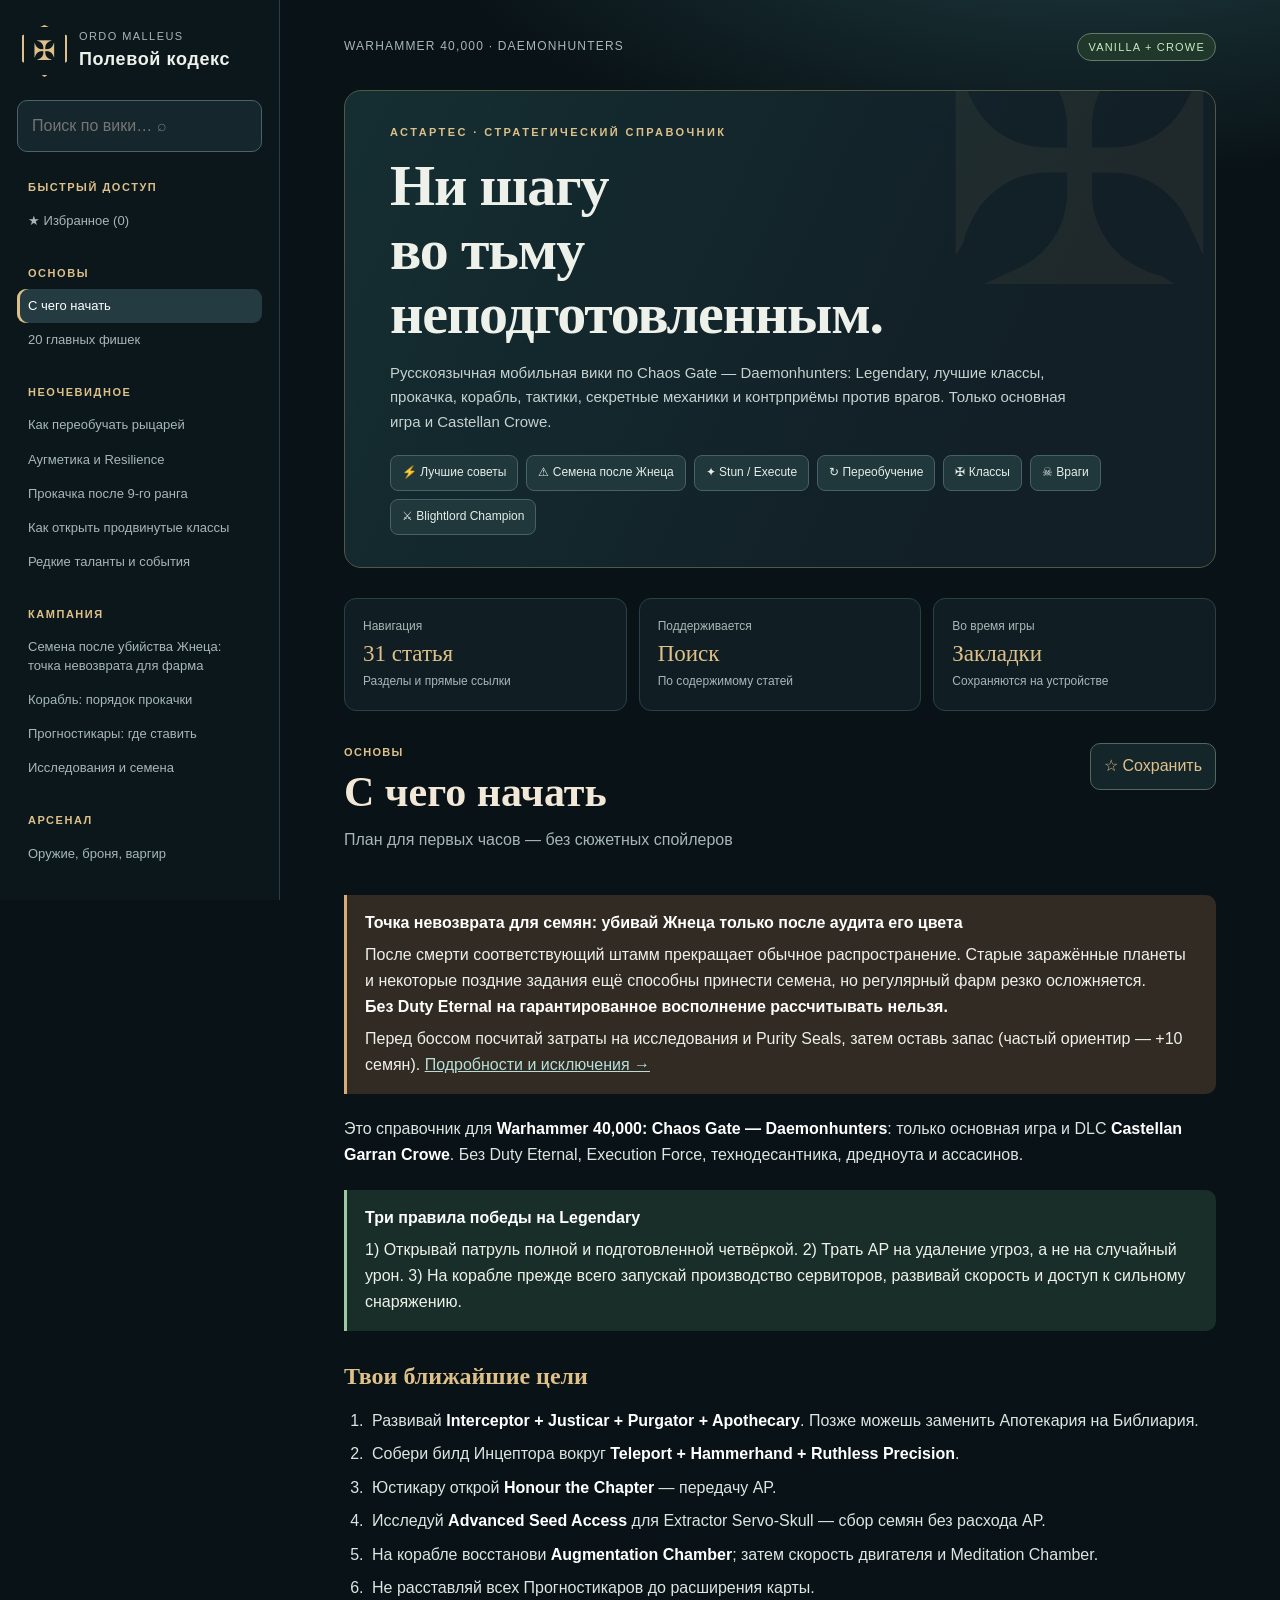
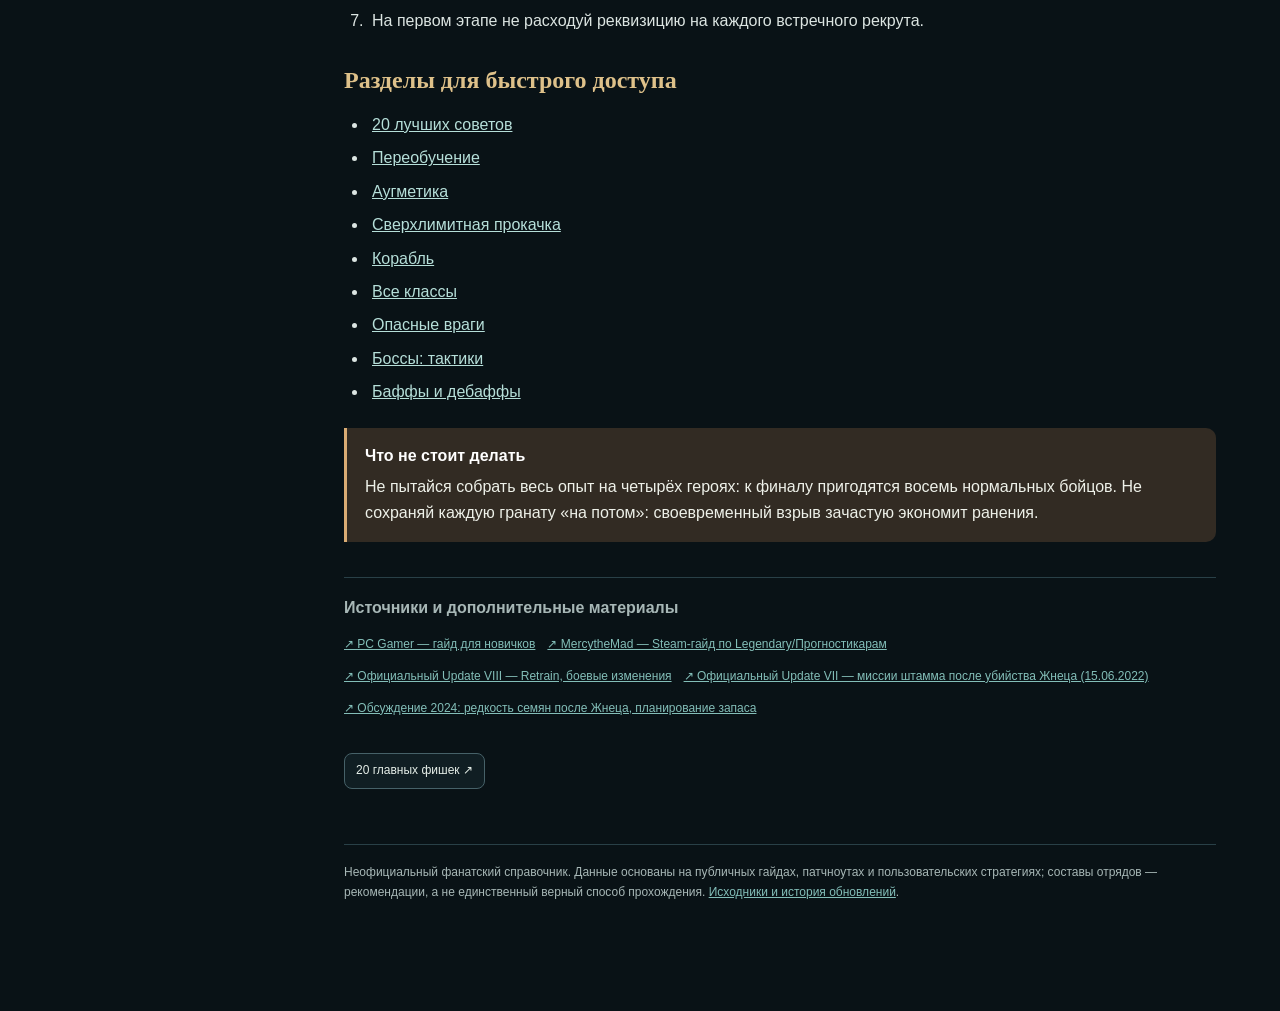
<file: chaosgate/index.html>
<!doctype html>
<html lang="ru">
<head>
<meta charset="utf-8"><meta name="viewport" content="width=device-width,initial-scale=1,viewport-fit=cover">
<meta name="theme-color" content="#0b1215"><meta name="description" content="Мобильная русскоязычная вики Warhammer 40,000: Chaos Gate — Daemonhunters. Только база и Castellan Crowe. Гайды, билды, корабль, враги, боссы, FAQ.">
<title>Chaos Gate — Полевой кодекс</title>
<link rel="icon" href="data:image/svg+xml,%3Csvg xmlns='http://www.w3.org/2000/svg' viewBox='0 0 64 64'%3E%3Crect width='64' height='64' rx='12' fill='%230c1b21'/%3E%3Cpath d='M32 6L55 17v20c0 14-11 20-23 23C20 57 9 51 9 37V17Z' fill='none' stroke='%23d7b779' stroke-width='4'/%3E%3Cpath d='M24 17h16v10h-5v20h-6V27h-5z' fill='%23d7b779'/%3E%3C/svg%3E">
<style>
:root{--bg:#091216;--panel:#101e23;--panel2:#16272d;--line:#294047;--ink:#eef1e9;--muted:#a7b7b6;--gold:#dec18a;--cyan:#83beb8;--red:#e5a49a;--green:#b6d8a2;font-synthesis:none;color-scheme:dark}
*{box-sizing:border-box}html{scroll-behavior:smooth}body{margin:0;background:radial-gradient(ellipse 1000px 450px at 85% -5%,#203f44 0%,transparent 70%),var(--bg);color:var(--ink);font:16px/1.65 -apple-system,BlinkMacSystemFont,"Segoe UI",Roboto,"Helvetica Neue",Arial,sans-serif}
a{color:var(--cyan)}a:hover{color:var(--gold)}button,input{font:inherit}button{cursor:pointer}::selection{background:#47675e;color:#fff}
.layout{display:grid;grid-template-columns:280px minmax(0,1fr);min-height:100vh;max-width:1600px;margin:auto}
aside{position:sticky;top:0;align-self:start;height:100dvh;overflow-y:auto;padding:25px 17px;background:#0c181ded;border-right:1px solid var(--line)}
.brand{display:flex;align-items:center;gap:12px;text-decoration:none;color:var(--ink);margin:0 5px 23px}.sigil{display:grid;place-items:center;width:45px;height:52px;border:2px solid var(--gold);clip-path:polygon(50% 0,100% 20%,100% 70%,50% 100%,0 70%,0 20%);color:var(--gold);font-size:27px;font-weight:800}.brand small{display:block;color:var(--muted);font-size:11px;letter-spacing:.13em;text-transform:uppercase}.brand strong{font-size:18px;letter-spacing:.035em}
.search{width:100%;padding:12px 14px;border:1px solid #48636a;background:#15262c;color:var(--ink);border-radius:10px;outline:none}.search:focus{border-color:var(--gold);box-shadow:0 0 0 2px #d4b77a24}.sidebar-title{font-size:11px;font-weight:800;letter-spacing:.14em;color:var(--gold);text-transform:uppercase;margin:26px 11px 7px}
.navbtn{display:block;text-align:left;width:100%;border:0;border-radius:9px;background:transparent;color:var(--muted);padding:8px 11px;font-size:13px;line-height:1.4}.navbtn:hover,.navbtn.active{background:#243b41;color:#fff}.navbtn.active{box-shadow:inset 3px 0 var(--gold)}
main{min-width:0;padding:33px clamp(18px,5vw,82px) 90px}.top{display:flex;align-items:center;gap:12px;justify-content:space-between;color:var(--muted);font-size:12px;letter-spacing:.1em;text-transform:uppercase}.pill{border:1px solid #647b6a;background:#20372b;color:#c8ebc0;border-radius:999px;padding:4px 10px;font-size:11px}.hero{margin:29px 0 30px;padding:32px clamp(20px,4vw,45px);border:1px solid #4f5947;background:linear-gradient(115deg,#173336dd,#121f27 75%);position:relative;overflow:hidden;border-radius:17px}.hero:after{content:"✠";position:absolute;right:-7px;top:-95px;opacity:.055;color:#fbd78e;font-size:340px;line-height:1;pointer-events:none}.eyebrow{font-size:11px;letter-spacing:.22em;color:var(--gold);font-weight:750;text-transform:uppercase}.hero h1{font:700 clamp(33px,5vw,58px)/1.1 Georgia,serif;letter-spacing:-.02em;margin:13px 0}.hero p{max-width:680px;color:#c6d2cf;font-size:15px}.tools{display:flex;flex-wrap:wrap;gap:8px;margin-top:20px}.tool,.tag{border:1px solid #466168;background:#20373c;color:#e5eee8;border-radius:8px;padding:7px 11px;font-size:12px;text-decoration:none}.tool:hover{background:#315259}.tool:focus-visible{outline:2px solid var(--gold)}
.cards{display:grid;grid-template-columns:repeat(3,minmax(0,1fr));gap:12px;margin:22px 0 32px}.card{background:var(--panel);border:1px solid var(--line);padding:18px;border-radius:12px}.card b{display:block;color:var(--gold);font:500 23px Georgia,serif;margin:5px 0}.card small{display:block;color:var(--muted);font-size:12px}
article{max-width:950px}.article-head{display:flex;justify-content:space-between;align-items:flex-start;gap:15px;margin-bottom:8px}.article-head h2{font:700 clamp(27px,4vw,42px)/1.18 Georgia,serif;margin:7px 0 9px;color:#f1e8d7}.article-head p{color:var(--muted);margin:0}.article-meta{font-size:11px;color:var(--gold);letter-spacing:.12em;text-transform:uppercase;font-weight:800}
.save{background:#15262b;color:var(--gold);border:1px solid #51675f;border-radius:10px;padding:9px 13px;white-space:nowrap}.save.saved{background:#3f3523}.content{padding-top:12px}.content h3{font:600 24px/1.3 Georgia,serif;color:var(--gold);margin:30px 0 12px}.content h4{margin:22px 0 8px;color:var(--cyan)}.content p,.content li{color:#dce5e2}.content li{padding-left:4px;margin-bottom:7px}.content ul,.content ol{padding-left:24px}.content b,.content strong{color:#fff}.content table{width:100%;border-collapse:collapse;font-size:14px;margin:17px 0 25px}.content th{color:var(--gold);background:#213138;text-align:left;font-size:12px;text-transform:uppercase;letter-spacing:.03em}.content th,.content td{padding:11px 13px;border-bottom:1px solid var(--line);vertical-align:top}.content tr:nth-child(even){background:#122227}.content .note{border-left:3px solid var(--cyan);background:#173139;padding:15px 18px;border-radius:0 10px 10px 0;margin:22px 0}.content .note.tip{border-left-color:#9bc9a0;background:#192e29}.content .note.warn{border-left-color:#daac74;background:#322b23}.content .note b{display:block;margin-bottom:5px}.content a{color:#b6dfd9}.content blockquote{border-left:3px solid var(--gold);padding-left:18px;margin-left:0;color:var(--muted)}.source-links{border-top:1px solid var(--line);margin-top:35px;padding-top:17px}.source-links h4{color:var(--muted);margin:0 0 9px}.source-links a{display:inline-block;font-size:12px;margin:0 12px 7px 0}
.searchresults{margin:20px 0}.result{border:1px solid var(--line);padding:16px;border-radius:10px;display:block;text-decoration:none;color:var(--ink);background:var(--panel);margin-bottom:10px}.result:hover{background:var(--panel2)}.result small{display:block;color:var(--muted)}.result b{color:var(--gold)}.breadcrumbs{margin:22px 0;color:var(--muted);font-size:12px}.breadcrumbs a{text-decoration:none;color:var(--cyan)}.foot{margin-top:55px;border-top:1px solid var(--line);padding:18px 0;font-size:12px;color:var(--muted);max-width:950px}.foot a{color:var(--cyan)}
.mobilebar{display:none}.menuoverlay{display:none}.related{display:flex;gap:7px;flex-wrap:wrap;margin:28px 0}.related .tag{background:var(--panel)}.faq{padding:14px 0;border-bottom:1px solid var(--line)}.faq p{margin:5px 0}.check{display:flex;gap:9px;padding:6px 0}.check input{accent-color:#d0b57b}
@media(max-width:980px){.layout{grid-template-columns:245px minmax(0,1fr)}main{padding:25px 25px 70px}.cards{grid-template-columns:repeat(2,1fr)}}
@media(max-width:730px){.layout{display:block}.mobilebar{display:flex;position:sticky;z-index:20;top:0;align-items:center;gap:13px;background:#0b171beb;padding:10px 14px;border-bottom:1px solid var(--line);backdrop-filter:blur(15px)}.mobilebar button{width:40px;height:40px;border-radius:10px;background:#243b41;border:1px solid #41626a;color:var(--ink)}.mobilebar strong{font:600 17px Georgia,serif}.mobilebar small{margin-left:auto;color:var(--gold);font-size:10px}aside{position:fixed;z-index:32;top:0;left:0;height:100dvh;width:min(85vw,330px);transform:translateX(-100%);transition:transform .2s ease;box-shadow:15px 0 45px #0009}aside.open{transform:translateX(0)}.menuoverlay.open{display:block;position:fixed;z-index:30;inset:0;background:#0009}main{padding:20px 17px 70px}.top{font-size:10px}.hero{margin:20px 0;padding:23px 20px}.hero h1{font-size:36px}.cards{grid-template-columns:repeat(2,1fr);gap:8px}.card{padding:13px}.article-head h2{font-size:30px}.content table{display:block;max-width:100%;overflow-x:auto}.content th,.content td{min-width:120px;padding:9px}.content h3{font-size:22px}.tool{font-size:11px;padding:7px}.save{font-size:12px}}

/* illustrated bestiary and equipment guide */
.catalog-toolbar{display:flex;flex-wrap:wrap;gap:9px;align-items:center;margin:14px 0 18px}
.catalog-toolbar input,.catalog-toolbar select{flex:1;min-width:150px;border:1px solid #466168;background:#142b31;color:#eaf2ed;border-radius:9px;padding:10px}
.catalog-count{font-size:12px;color:var(--gold);margin-bottom:13px}
.enemy-grid{display:grid;grid-template-columns:repeat(3,minmax(0,1fr));gap:14px;margin:12px 0 30px}
.enemy-card{background:#112228;border:1px solid #385055;border-radius:13px;overflow:hidden;display:flex;flex-direction:column;min-width:0;transition:transform .15s,border-color .15s}
.enemy-card:hover{border-color:#8a8e77;transform:translateY(-2px)}
.enemy-cover{height:150px;background:radial-gradient(circle at 50% 10%,#385448,#13242a 65%);display:flex;align-items:center;justify-content:center;position:relative;overflow:hidden}
.enemy-cover img{height:100%;width:100%;object-fit:cover}
.enemy-icon{font:700 63px Georgia,serif;color:#a8bba16c}
.enemy-card .enemy-photo-note{position:absolute;left:0;right:0;bottom:0;padding:6px 10px;font-size:10px;color:#e0e6dc;background:linear-gradient(transparent,#071112db);text-shadow:0 1px #000}
.enemy-card-body{padding:13px 14px;display:flex;gap:7px;flex-direction:column;flex:1}
.enemy-card h4{font:600 19px/1.22 Georgia,serif;color:#efe7d8;margin:2px 0 5px}
.enemy-role{font-size:10px;color:#a6c4bf;text-transform:uppercase;letter-spacing:.08em}
.enemy-danger{display:inline-flex;font-size:10px;width:max-content;padding:2px 7px;border-radius:50px;border:1px solid #65735a;color:#ccdcba}
.enemy-danger.high{border-color:#927a4d;color:#efd0a0}.enemy-danger.critical{border-color:#994f4b;color:#ffb6ac}
.enemy-card p{font-size:12px;line-height:1.5;margin:0;color:#cbd9d2}
.enemy-card p strong{font-size:11px;color:var(--gold)}
.enemy-card-actions{display:flex;gap:8px;flex-wrap:wrap;margin-top:auto;padding-top:8px}
.enemy-card-actions a{font-size:11px;color:var(--cyan);text-decoration:none;border:1px solid #426066;border-radius:6px;padding:6px 8px}
.enemy-card[hidden]{display:none!important}
.kit-panel{margin:22px 0 26px;padding:17px;border:1px solid #555d48;border-radius:14px;background:linear-gradient(145deg,#1c3031,#14252b)}
.kit-header{display:flex;gap:12px;justify-content:space-between;align-items:center;flex-wrap:wrap;margin-bottom:13px}
.kit-header h3{font:600 25px Georgia,serif;color:var(--gold);margin:0}
.kit-header p{font-size:12px;color:#c4d2ce;margin:4px 0}
.kit-priority{font-size:12px;background:#2a3e35;border:1px solid #4e7760;border-radius:8px;padding:8px 10px;color:#d9f0d5}
.kit-slots{display:grid;grid-template-columns:repeat(2,minmax(0,1fr));gap:10px}
.kit-slot{padding:15px;background:#122127;border:1px solid #31494f;border-radius:11px;display:flex;flex-direction:column;gap:6px;min-width:0}
.kit-slot .slot-type{font-size:10px;letter-spacing:.11em;text-transform:uppercase;color:#a7c0b7}
.kit-slot h4{font:600 20px/1.2 Georgia,serif;color:#f1e4cb;margin:0}
.kit-slot p{color:#d0dcd7;font-size:13px;line-height:1.48;margin:0}
.kit-alt{font-size:12px;color:#bacac4;border-top:1px solid #2b4348;padding-top:9px;margin-top:auto}
.kit-slot a{font-size:12px;text-decoration:none;margin-top:3px}
.kit-note{font-size:13px;line-height:1.5;background:#2a3029;border-left:3px solid #dab981;padding:11px 12px;margin-top:12px;color:#e7e0cc}
.kit-legend{color:#aebeb9;font-size:12px;margin-top:8px}
@media(max-width:1180px){.enemy-grid{grid-template-columns:repeat(2,minmax(0,1fr))}}
@media(max-width:900px){.kit-slots{grid-template-columns:1fr}}
@media(max-width:480px){.enemy-grid{grid-template-columns:repeat(2,minmax(0,1fr));gap:8px}.enemy-cover{height:115px}.enemy-card-body{padding:10px}.enemy-card h4{font-size:16px}.enemy-card-actions a{padding:4px 6px}.kit-panel{padding:12px}.kit-header h3{font-size:22px}}
@media(max-width:355px){.enemy-grid{grid-template-columns:1fr}.enemy-cover{height:180px}}

</style>
</head>
<body>
<div class="mobilebar"><button aria-label="Открыть меню" id="menuButton">☰</button><strong>Полевой кодекс</strong><small>CHAOS GATE</small></div>
<div class="menuoverlay" id="veil"></div>
<div class="layout">
<aside id="aside"><a class="brand" href="#start"><div class="sigil">✠</div><div><small>Ordo Malleus</small><strong>Полевой кодекс</strong></div></a>
<input class="search" type="search" id="search" placeholder="Поиск по вики… ⌕" aria-label="Поиск по всем статьям"><div id="navigation"></div></aside>
<main><div class="top"><span>Warhammer 40,000 · Daemonhunters</span><span class="pill">Vanilla + Crowe</span></div>
<header class="hero" id="homeHero"><div class="eyebrow">Астартес · Стратегический справочник</div><h1>Ни шагу<br>во тьму<br>неподготовленным.</h1><p>Русскоязычная мобильная вики по Chaos Gate — Daemonhunters: Legendary, лучшие классы, прокачка, корабль, тактики, секретные механики и контрприёмы против врагов. Только основная игра и Castellan Crowe.</p><div class="tools"><a class="tool" href="#quick">⚡ Лучшие советы</a><a class="tool" href="#reaper-seeds">⚠ Семена после Жнеца</a><a class="tool" href="#stun">✦ Stun / Execute</a><a class="tool" href="#respec">↻ Переобучение</a><a class="tool" href="#classes">✠ Классы</a><a class="tool" href="#enemies">☠ Враги</a><a class="tool" href="#blightlord-champion">⚔ Blightlord Champion</a></div></header>
<div id="homeStats" class="cards"><div class="card"><small>Навигация</small><b>31 статья</b><small>Разделы и прямые ссылки</small></div><div class="card"><small>Поддерживается</small><b>Поиск</b><small>По содержимому статей</small></div><div class="card"><small>Во время игры</small><b>Закладки</b><small>Сохраняются на устройстве</small></div></div>
<div id="breadcrumbs" class="breadcrumbs"></div><section id="render" aria-live="polite"></section><footer class="foot">Неофициальный фанатский справочник. Данные основаны на публичных гайдах, патчноутах и пользовательских стратегиях; составы отрядов — рекомендации, а не единственный верный способ прохождения. <a href="https://github.com/fo11e/fo11e.github.io/tree/main/chaosgate" target="_blank" rel="noopener">Исходники и история обновлений</a>.</footer>
</main></div>
<script src="data.js"></script>
<script>
(function(){
"use strict";
const articles=window.WIKI||[],refs=window.WIKI_SOURCES||{},groups=[...new Set(articles.map(a=>a.group))],byId=Object.fromEntries(articles.map(a=>[a.id,a]));
const nav=document.getElementById("navigation"),render=document.getElementById("render"),search=document.getElementById("search"),aside=document.getElementById("aside"),veil=document.getElementById("veil");
const escapeHTML=s=>String(s).replace(/[&<>"']/g,c=>({"&":"&amp;","<":"&lt;",">":"&gt;",'"':"&quot;","'":"&#39;"}[c]));
const plain=s=>{let d=document.createElement("div");d.innerHTML=s;return (d.textContent||"").replace(/\s+/g," ")};
let bookmarks=[];try{bookmarks=JSON.parse(localStorage.getItem("chaosgate-bookmarks")||"[]")}catch{}
function saved(id){return bookmarks.includes(id)}
function toggle(id){bookmarks=saved(id)?bookmarks.filter(x=>x!==id):[...bookmarks,id];try{localStorage.setItem("chaosgate-bookmarks",JSON.stringify(bookmarks))}catch{};route();buildNav()}
function buildNav(){nav.innerHTML='<div class="sidebar-title">Быстрый доступ</div><button class="navbtn" data-id="_bookmarks">★ Избранное ('+bookmarks.length+')</button>'+groups.map(g=>'<div class="sidebar-title">'+escapeHTML(g)+'</div>'+articles.filter(a=>a.group===g).map(a=>'<button class="navbtn" data-id="'+escapeHTML(a.id)+'">'+escapeHTML(a.title)+'</button>').join("")).join("");nav.querySelectorAll("button").forEach(b=>b.addEventListener("click",()=>{location.hash="#"+b.dataset.id;closeMenu()}));activeNav()}
function activeNav(){nav.querySelectorAll(".navbtn").forEach(el=>el.classList.toggle("active",el.dataset.id===currentId()))}
function currentId(){return decodeURIComponent(location.hash.slice(1).split("?")[0])||"start"}
function sourceList(refsIn){return refsIn?.length?'<div class="source-links"><h4>Источники и дополнительные материалы</h4>'+refsIn.map(k=>refs[k]?'<a target="_blank" rel="noopener noreferrer" href="'+escapeHTML(refs[k].url)+'">↗ '+escapeHTML(refs[k].name)+'</a>':'').join("")+'</div>':""}
function related(a){const same=articles.filter(x=>x.id!==a.id&&(x.group===a.group||x.tags?.some(t=>a.tags?.includes(t)))).slice(0,5);return same.length?'<div class="related">'+same.map(x=>'<a class="tag" href="#'+encodeURIComponent(x.id)+'">'+escapeHTML(x.title)+' ↗</a>').join("")+'</div>':""}
function loadoutView(id){
 const x=(window.CLASS_LOADOUTS||{})[id];if(!x)return "";
 const slots=x.slots.map(([type,name,desc,alt,slug])=>'<section class="kit-slot"><span class="slot-type">'+escapeHTML(type)+'</span><h4>'+escapeHTML(name)+'</h4><p>'+escapeHTML(desc)+'</p><div class="kit-alt"><b>Замена:</b> '+escapeHTML(alt)+'</div><a href="https://chaosgate.fandom.com/wiki/Special:Search?query='+encodeURIComponent(name.split(" III")[0].split(" II")[0].split(" I")[0])+'" target="_blank" rel="noopener noreferrer">Найти предмет на Wiki ↗</a></section>').join("");
 return '<div class="kit-panel"><div class="kit-header"><div><h3>✠ Лучшая экипировка</h3><p>'+escapeHTML(x.subtitle)+'</p></div><div class="kit-priority">Приоритет: '+escapeHTML(x.priority)+'</div></div><div class="kit-slots">'+slots+'</div><div class="kit-note">'+escapeHTML(x.note)+'</div><p class="kit-legend">Именные вещи Tier II–III не гарантированы. Ищи свойства, а не только название; ссылки ведут к поиску предмета в Chaos Gate Wiki.</p></div>';
}
function enemyCatalogView(){
 const c=window.ENEMY_CARDS||[];
 const glyph={"Культисты":"☣","Death Guard":"✠","Демоны":"☠","Техника":"⚙","Bloomspawn":"✣"};
 const cards=c.map((x,i)=>{
  const image=x.image?'<img src="'+escapeHTML(x.image)+'" loading="lazy" alt="'+escapeHTML(x.name)+'" referrerpolicy="no-referrer"><span class="enemy-photo-note">'+escapeHTML(x.caption||"Иллюстрация")+'</span>':'<span class="enemy-icon" aria-hidden="true">'+(glyph[x.group]||"✠")+'</span><span class="enemy-photo-note">Нет проверенного изображения</span>';
  const threatClass=x.threat==="Критическая"?"critical":x.threat==="Высокая"?"high":"";
  const link=x.local?'<a href="#'+escapeHTML(x.local)+'">Разбор тактики ↗</a>':'';
  return '<div class="enemy-card" data-enemy-group="'+escapeHTML(x.group)+'" data-enemy-threat="'+escapeHTML(x.threat)+'" data-enemy-search="'+escapeHTML((x.name+" "+x.ability+" "+x.counter).toLowerCase())+'"><div class="enemy-cover">'+image+'</div><div class="enemy-card-body"><span class="enemy-role">'+escapeHTML(x.group)+'</span><h4>'+escapeHTML(x.name)+'</h4><span class="enemy-danger '+threatClass+'">'+escapeHTML(x.threat)+' угроза</span><p><strong>Опасность:</strong> '+escapeHTML(x.ability)+'</p><p><strong>Контра:</strong> '+escapeHTML(x.counter)+'</p><div class="enemy-card-actions">'+link+'<a href="'+escapeHTML(x.url)+'" target="_blank" rel="noopener noreferrer">Описание в Wiki ↗</a></div></div></div>';
 }).join("");
 return '<div class="catalog-toolbar"><input id="enemyFilter" type="search" placeholder="Найти моба / способность…" aria-label="Поиск по врагам"><select id="enemyGroup" aria-label="Категория врага"><option value="">Все категории</option>'+[...new Set(c.map(x=>x.group))].map(x=>'<option>'+escapeHTML(x)+'</option>').join("")+'</select><select id="enemyThreat" aria-label="Опасность"><option value="">Любая опасность</option><option>Критическая</option><option>Высокая</option><option>Средняя</option><option>Низкая</option></select></div><div id="enemyCount" class="catalog-count">'+c.length+' противников · '+c.filter(x=>x.image).length+' изображений с указанным источником</div><div class="enemy-grid">'+cards+'</div>';
}
function initCatalog(){
 const input=document.getElementById("enemyFilter"),group=document.getElementById("enemyGroup"),threat=document.getElementById("enemyThreat");if(!input)return;
 const update=()=>{const needle=input.value.toLocaleLowerCase("ru").trim(),g=group.value,t=threat.value;let n=0;document.querySelectorAll(".enemy-card").forEach(card=>{const ok=(!g||card.dataset.enemyGroup===g)&&(!t||card.dataset.enemyThreat===t)&&(!needle||card.dataset.enemySearch.includes(needle));card.hidden=!ok;if(ok)n++});document.getElementById("enemyCount").textContent=n+" из "+(window.ENEMY_CARDS||[]).length+" противников"};
 [input,group,threat].forEach(e=>{e.addEventListener("input",update);e.addEventListener("change",update)});
 document.querySelectorAll(".enemy-cover img").forEach(img=>img.addEventListener("error",()=>{const cover=img.parentElement;cover.innerHTML='<span class="enemy-icon" aria-hidden="true">✠</span><span class="enemy-photo-note">Изображение недоступно · открой Wiki</span>'},{once:true}))
}
function articleView(a){return '<article><div class="article-head"><div><div class="article-meta">'+escapeHTML(a.group)+'</div><h2>'+escapeHTML(a.title)+'</h2><p>'+escapeHTML(a.summary||"")+'</p></div><button id="bookmark" class="save '+(saved(a.id)?"saved":"")+'">'+(saved(a.id)?"★ Сохранено":"☆ Сохранить")+'</button></div>'+loadoutView(a.id)+'<div class="content">'+a.body.replace('<div id="enemyCatalog"></div>',enemyCatalogView())+'</div>'+sourceList(a.refs)+related(a)+'</article>'}
function listView(items,title,desc){return '<article><div class="article-meta">Полевой кодекс</div><h2 style="font:600 34px Georgia,serif;color:var(--gold)">'+escapeHTML(title)+'</h2><p style="color:var(--muted)">'+escapeHTML(desc)+'</p><div class="searchresults">'+items.map(a=>'<a class="result" href="#'+a.id+'"><small>'+escapeHTML(a.group)+'</small><b>'+escapeHTML(a.title)+'</b><small>'+escapeHTML(a.summary||"")+'</small></a>').join("")+(items.length?"":'<p>Ничего не найдено. Попробуй другое слово.</p>')+'</div></article>'}
function route(){const id=currentId(),a=byId[id],fav=id==="_bookmarks";document.getElementById("homeHero").style.display=id==="start"?"block":"none";document.getElementById("homeStats").style.display=id==="start"?"grid":"none";document.getElementById("breadcrumbs").innerHTML=id==="start"?"":'<a href="#start">Главная</a> / '+(fav?"Избранное":escapeHTML(a?.title||"Поиск"));render.innerHTML=a?articleView(a):fav?listView(articles.filter(x=>saved(x.id)),"Избранное","Сохранённые статьи доступны здесь."):listView(articles,"Все статьи","Выбери раздел в навигации.");document.title=(a?a.title+" — ":"")+"Полевой кодекс · Chaos Gate";const b=document.getElementById("bookmark");if(b)b.onclick=()=>toggle(id);initCatalog();activeNav();window.scrollTo({top:0,behavior:"instant"})}
function doSearch(){const q=search.value.toLocaleLowerCase("ru").trim();if(!q){route();return}const parts=q.split(/\s+/);const matches=articles.map(a=>({a,hay:[a.title,a.summary,a.group,...(a.tags||[]),plain(a.body)].join(" ").toLocaleLowerCase("ru")})).filter(x=>parts.every(w=>x.hay.includes(w))).map(x=>x.a);document.getElementById("homeHero").style.display="none";document.getElementById("homeStats").style.display="none";document.getElementById("breadcrumbs").textContent="Поиск по вики";render.innerHTML=listView(matches,'Результаты поиска: «'+q+'»',matches.length+' статей найдено');}
search.addEventListener("input",doSearch);window.addEventListener("hashchange",()=>{search.value="";route()});
function closeMenu(){aside.classList.remove("open");veil.classList.remove("open")}document.getElementById("menuButton").onclick=()=>{aside.classList.toggle("open");veil.classList.toggle("open")};veil.onclick=closeMenu;
document.addEventListener("keydown",e=>{if(e.key==="Escape")closeMenu();if((e.metaKey||e.ctrlKey)&&e.key==="k"){e.preventDefault();aside.classList.add("open");veil.classList.add("open");search.focus()}});
buildNav();route();
})();
</script>
</body></html>
</file>
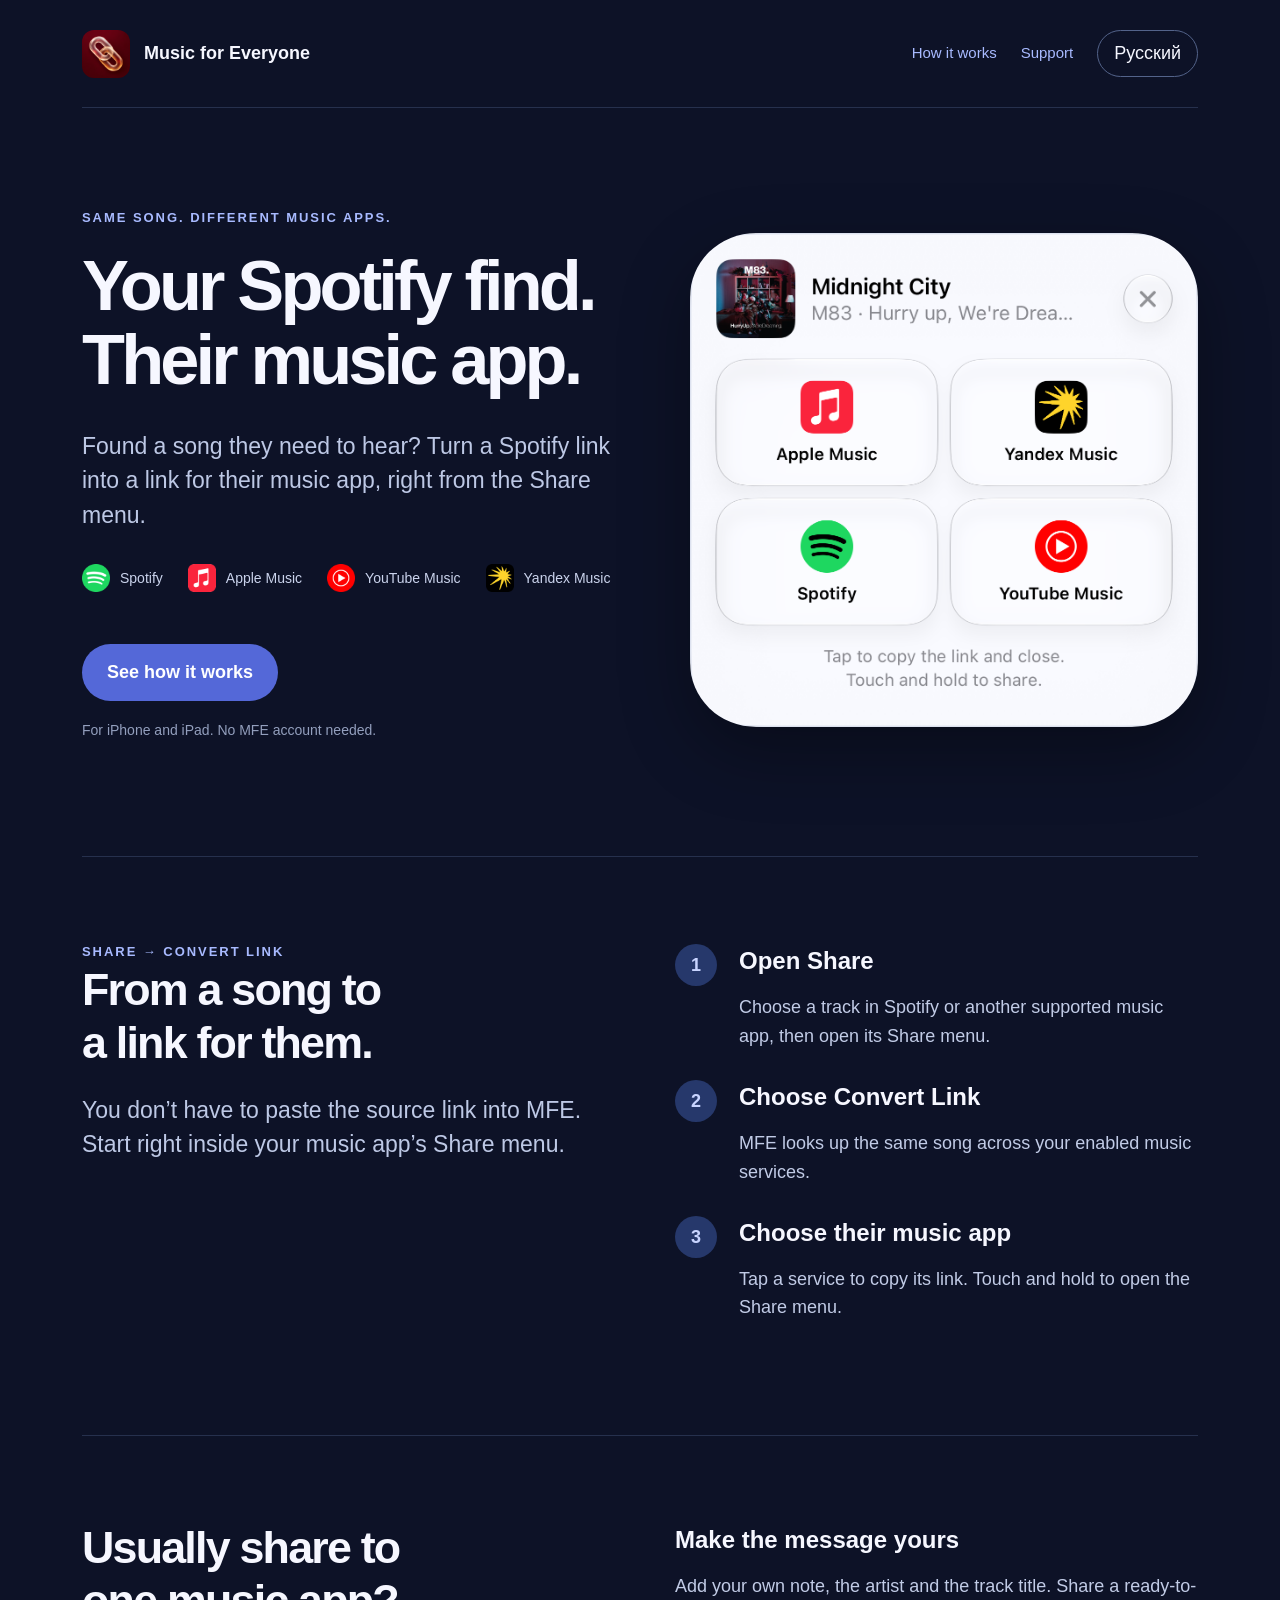
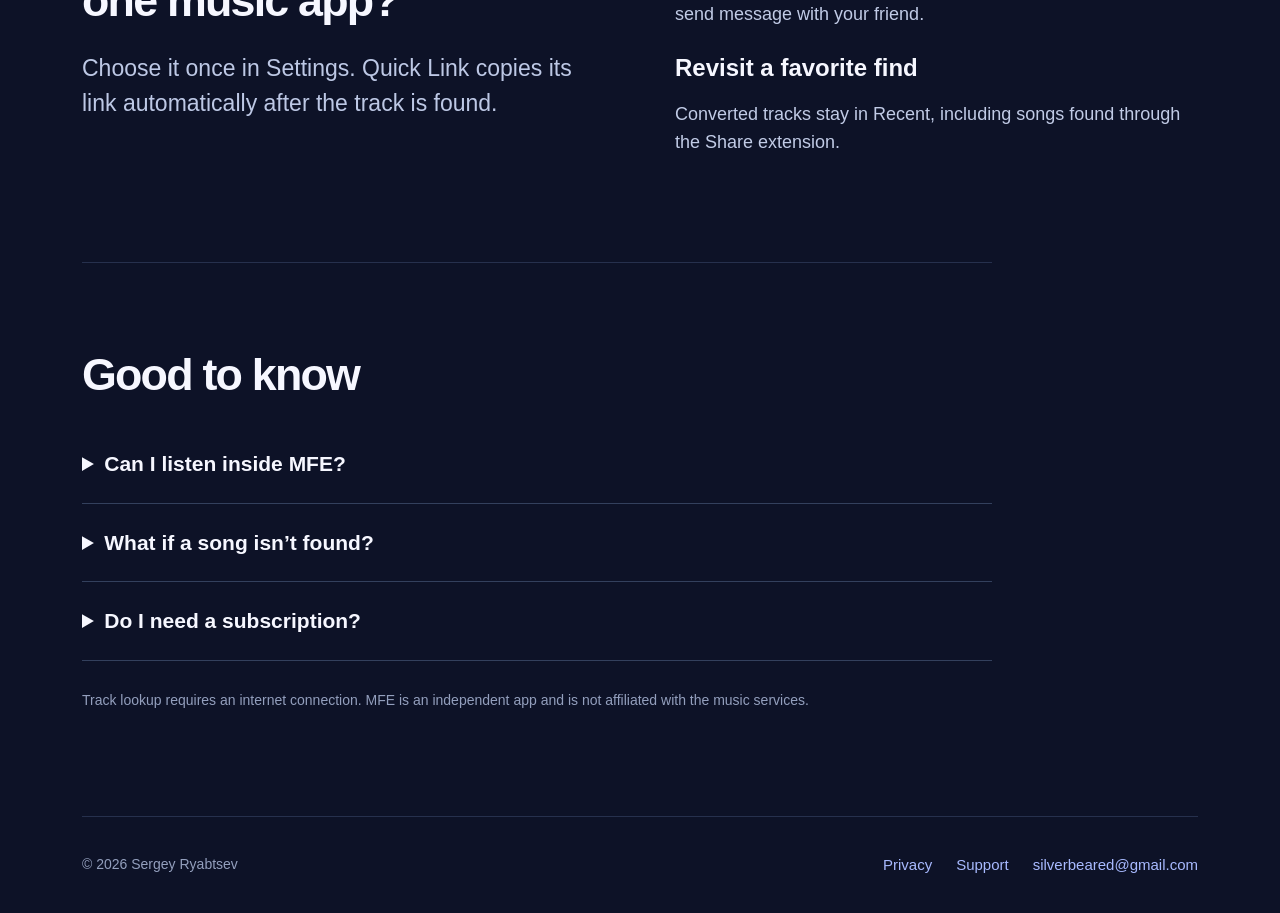
<file: mfe/index.html>
<!doctype html><html lang="en"><head><meta charset="utf-8"><meta name="viewport" content="width=device-width,initial-scale=1"><title>MFE — Your music. Their music app.</title><meta name="description" content="Share track links across Spotify, Apple Music, YouTube Music and Yandex Music, right from the Share menu."><meta name="theme-color" content="#0d1227"><link rel="canonical" href="https://fo11e.github.io/mfe/"><meta property="og:title" content="MFE — Your music. Their music app."><meta property="og:description" content="Share track links across Spotify, Apple Music, YouTube Music and Yandex Music, right from the Share menu."><meta property="og:type" content="website"><meta property="og:image" content="https://fo11e.github.io/mfe/assets/social-en.jpg"><link rel="icon" type="image/png" href="assets/icon.png"><link rel="stylesheet" href="style.css"></head><body data-title-ru="MFE — музыка в сервисе друга" data-title-en="MFE — Your music. Their music app." data-desc-ru="Конвертируйте ссылки на треки между Spotify, Apple Music, Я.Музыкой и YouTube Music через меню «Поделиться»." data-desc-en="Share track links across Spotify, Apple Music, YouTube Music and Yandex Music, right from the Share menu."><div class="wrap"><header><a class="identity" href="./"><img src="assets/icon.png" alt="MFE" width="48" height="48"><span>Music for Everyone</span></a><nav><a href="index.html#how"><span class="lang-ru">Как работает</span><span class="lang-en">How it works</span></a><a href="support.html"><span class="lang-ru">Поддержка</span><span class="lang-en">Support</span></a><button id="language" type="button" aria-label="Switch language / Сменить язык">Русский</button></nav></header><main><section class="hero"><div><div class="eyebrow"><span class="lang-ru">Одна песня. Разные сервисы.</span><span class="lang-en">Same song. Different music apps.</span></div><h1><span class="lang-ru">Ваша музыка.<br>В сервисе друга.</span><span class="lang-en">Your Spotify find.<br>Their music app.</span></h1><p class="lead"><span class="lang-ru">Нашли трек, которым хочется поделиться? Отправьте ссылку для сервиса друга — прямо через меню «Поделиться».</span><span class="lang-en">Found a song they need to hear? Turn a Spotify link into a link for their music app, right from the Share menu.</span></p><div class="services"><span class="service"><img src="assets/spotify.png" width="28" height="28" alt="">Spotify</span><span class="service"><img src="assets/applemusic.png" width="28" height="28" alt="">Apple Music</span><span class="service"><img src="assets/youtubemusic.png" width="28" height="28" alt="">YouTube Music</span><span class="service"><img src="assets/yandexmusic.png" width="28" height="28" alt=""><span class="lang-ru">Я.Музыка</span><span class="lang-en">Yandex Music</span></span></div><a class="cta" href="#how"><span class="lang-ru">Как это работает</span><span class="lang-en">See how it works</span></a><p class="muted" style="margin-top:18px"><span class="lang-ru">Приложение для iPhone и iPad. Вход в MFE не нужен.</span><span class="lang-en">For iPhone and iPad. No MFE account needed.</span></p></div><div><span class="lang-ru"><img class="demo" src="assets/extension-ru.png" alt="Карточка MFE: Midnight City и ссылки в четырёх музыкальных сервисах" width="1158" height="1127"></span><span class="lang-en"><img class="demo" src="assets/extension-en.png" alt="MFE Convert Link: Midnight City by M83, Spotify, Apple Music, YouTube Music and Yandex Music" width="1158" height="1127"></span></div></section><section id="how" class="section split"><div><div class="eyebrow"><span class="lang-ru">Поделиться → Конвертировать ссылку</span><span class="lang-en">Share → Convert Link</span></div><h2><span class="lang-ru">От трека до ссылки<br>для друга.</span><span class="lang-en">From a song to<br>a link for them.</span></h2><p class="lead"><span class="lang-ru">Исходную ссылку не нужно вручную переносить в MFE. Всё начинается в меню вашего музыкального приложения.</span><span class="lang-en">You don’t have to paste the source link into MFE. Start right inside your music app’s Share menu.</span></p></div><ol class="steps"><li><h3><span class="lang-ru">Откройте «Поделиться»</span><span class="lang-en">Open Share</span></h3><p><span class="lang-ru">В музыкальном приложении выберите трек и откройте меню «Поделиться».</span><span class="lang-en">Choose a track in Spotify or another supported music app, then open its Share menu.</span></p></li><li><h3><span class="lang-ru">Выберите «Конвертировать ссылку»</span><span class="lang-en">Choose Convert Link</span></h3><p><span class="lang-ru">MFE найдёт эту песню в других музыкальных сервисах.</span><span class="lang-en">MFE looks up the same song across your enabled music services.</span></p></li><li><h3><span class="lang-ru">Нажмите на сервис друга</span><span class="lang-en">Choose their music app</span></h3><p><span class="lang-ru">Нажмите, чтобы скопировать ссылку. Удерживайте, чтобы открыть меню отправки.</span><span class="lang-en">Tap a service to copy its link. Touch and hold to open the Share menu.</span></p></li></ol></section><section class="section split"><div><h2><span class="lang-ru">Чаще делитесь<br>в один сервис?</span><span class="lang-en">Usually share to<br>one music app?</span></h2><p class="lead"><span class="lang-ru">Выберите его один раз в настройках. Быстрая конвертация скопирует нужную ссылку после поиска трека.</span><span class="lang-en">Choose it once in Settings. Quick Link copies its link automatically after the track is found.</span></p></div><div><h3><span class="lang-ru">Сообщение с вашими словами</span><span class="lang-en">Make the message yours</span></h3><p><span class="lang-ru">Добавьте свою фразу, исполнителя и название трека. Готовое сообщение можно сразу отправить другу.</span><span class="lang-en">Add your own note, the artist and the track title. Share a ready-to-send message with your friend.</span></p><h3><span class="lang-ru">Вернитесь к любимой находке</span><span class="lang-en">Revisit a favorite find</span></h3><p><span class="lang-ru">Найденные треки сохраняются в «Недавних», в том числе после конвертации через расширение.</span><span class="lang-en">Converted tracks stay in Recent, including songs found through the Share extension.</span></p></div></section><section class="section faq"><h2><span class="lang-ru">Хорошо знать</span><span class="lang-en">Good to know</span></h2><details><summary><span class="lang-ru">Можно слушать музыку в MFE?</span><span class="lang-en">Can I listen inside MFE?</span></summary><p><span class="lang-ru">MFE находит и передаёт ссылки. Прослушивание происходит в выбранном музыкальном сервисе.</span><span class="lang-en">MFE finds and shares links. You listen in your chosen music service.</span></p></details><details><summary><span class="lang-ru">Что если трек не найден?</span><span class="lang-en">What if a song isn’t found?</span></summary><p><span class="lang-ru">Доступность зависит от каталога и региона. Для Я.Музыки и YouTube Music приложение может предложить ссылку на поиск, если точного совпадения нет.</span><span class="lang-en">Availability depends on the service’s catalog and your region. MFE may offer a search link for Yandex Music or YouTube Music when an exact link is unavailable.</span></p></details><details><summary><span class="lang-ru">Нужна подписка?</span><span class="lang-en">Do I need a subscription?</span></summary><p><span class="lang-ru">Для конвертации не нужен аккаунт MFE. Для прослушивания могут требоваться подписки самих музыкальных сервисов.</span><span class="lang-en">You don’t need an MFE account to convert links. Your music service may require its own subscription for listening.</span></p></details><p class="muted" style="margin-top:28px"><span class="lang-ru">Для поиска нужен интернет. MFE — независимое приложение, не связанное с музыкальными сервисами.</span><span class="lang-en">Track lookup requires an internet connection. MFE is an independent app and is not affiliated with the music services.</span></p></section></main><footer><span>© 2026 Sergey Ryabtsev</span><nav><a href="privacy.html"><span class="lang-ru">Конфиденциальность</span><span class="lang-en">Privacy</span></a><a href="support.html"><span class="lang-ru">Поддержка</span><span class="lang-en">Support</span></a><a href="mailto:silverbeared@gmail.com">silverbeared@gmail.com</a></nav></footer></div><script src="site.js"></script></body></html>
</file>
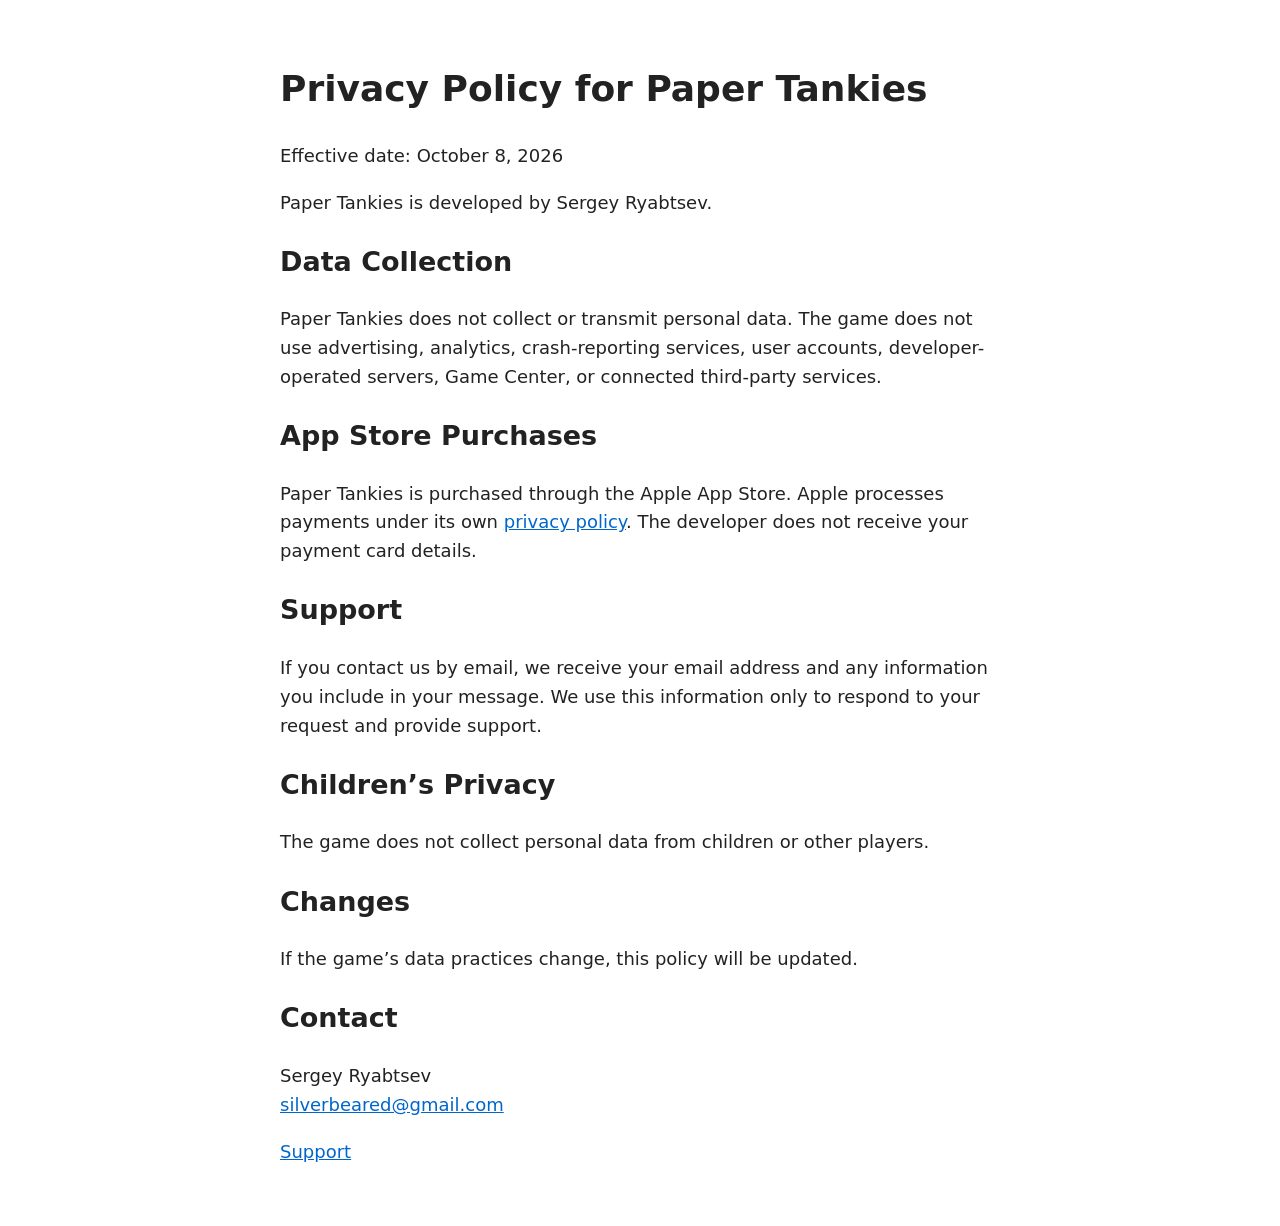
<file: privacy.html>
<!doctype html>
<html lang="en">
<head>
  <meta charset="utf-8">
  <meta name="viewport" content="width=device-width, initial-scale=1">
  <title>Paper Tankies — Privacy Policy</title>
  <style>
    body { max-width: 720px; margin: 60px auto; padding: 0 24px;
           font: 18px/1.6 system-ui, sans-serif; color: #222; }
    a { color: #0066cc; }
  </style>
</head>
<body>
  <h1>Privacy Policy for Paper Tankies</h1>
  <p>Effective date: October 8, 2026</p>
  <p>Paper Tankies is developed by Sergey Ryabtsev.</p>

  <h2>Data Collection</h2>
  <p>Paper Tankies does not collect or transmit personal data.
     The game does not use advertising, analytics, crash-reporting
     services, user accounts, developer-operated servers,
     Game Center, or connected third-party services.</p>

  <h2>App Store Purchases</h2>
  <p>Paper Tankies is purchased through the Apple App Store.
     Apple processes payments under its own
     <a href="https://www.apple.com/legal/privacy/">privacy policy</a>.
     The developer does not receive your payment card details.</p>

  <h2>Support</h2>
  <p>If you contact us by email, we receive your email address
     and any information you include in your message.
     We use this information only to respond to your request
     and provide support.</p>

  <h2>Children’s Privacy</h2>
  <p>The game does not collect personal data from children
     or other players.</p>

  <h2>Changes</h2>
  <p>If the game’s data practices change, this policy
     will be updated.</p>

  <h2>Contact</h2>
  <p>Sergey Ryabtsev<br>
     <a href="mailto:silverbeared@gmail.com">silverbeared@gmail.com</a></p>

  <p><a href="support.html">Support</a></p>
</body>
</html>
</file>
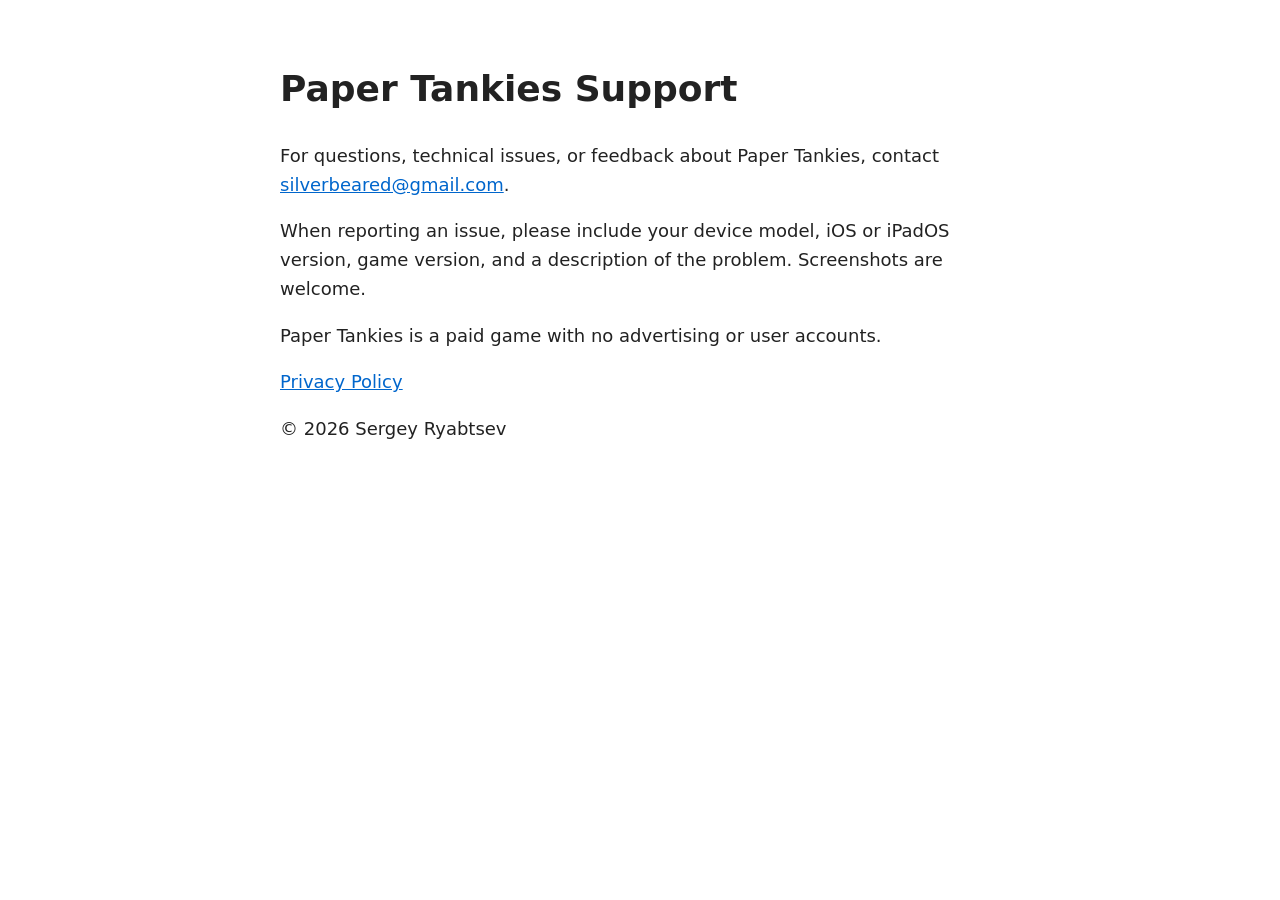
<file: support.html>
<!doctype html>
<html lang="en">
<head>
  <meta charset="utf-8">
  <meta name="viewport" content="width=device-width, initial-scale=1">
  <title>Paper Tankies — Support</title>
  <style>
    body { max-width: 720px; margin: 60px auto; padding: 0 24px;
           font: 18px/1.6 system-ui, sans-serif; color: #222; }
    a { color: #0066cc; }
  </style>
</head>
<body>
  <h1>Paper Tankies Support</h1>
  <p>For questions, technical issues, or feedback about Paper Tankies,
     contact <a href="mailto:silverbeared@gmail.com">silverbeared@gmail.com</a>.</p>
  <p>When reporting an issue, please include your device model,
     iOS or iPadOS version, game version, and a description of the problem.
     Screenshots are welcome.</p>
  <p>Paper Tankies is a paid game with no advertising or user accounts.</p>
  <p><a href="privacy.html">Privacy Policy</a></p>
  <footer>© 2026 Sergey Ryabtsev</footer>
</body>
</html>
</file>
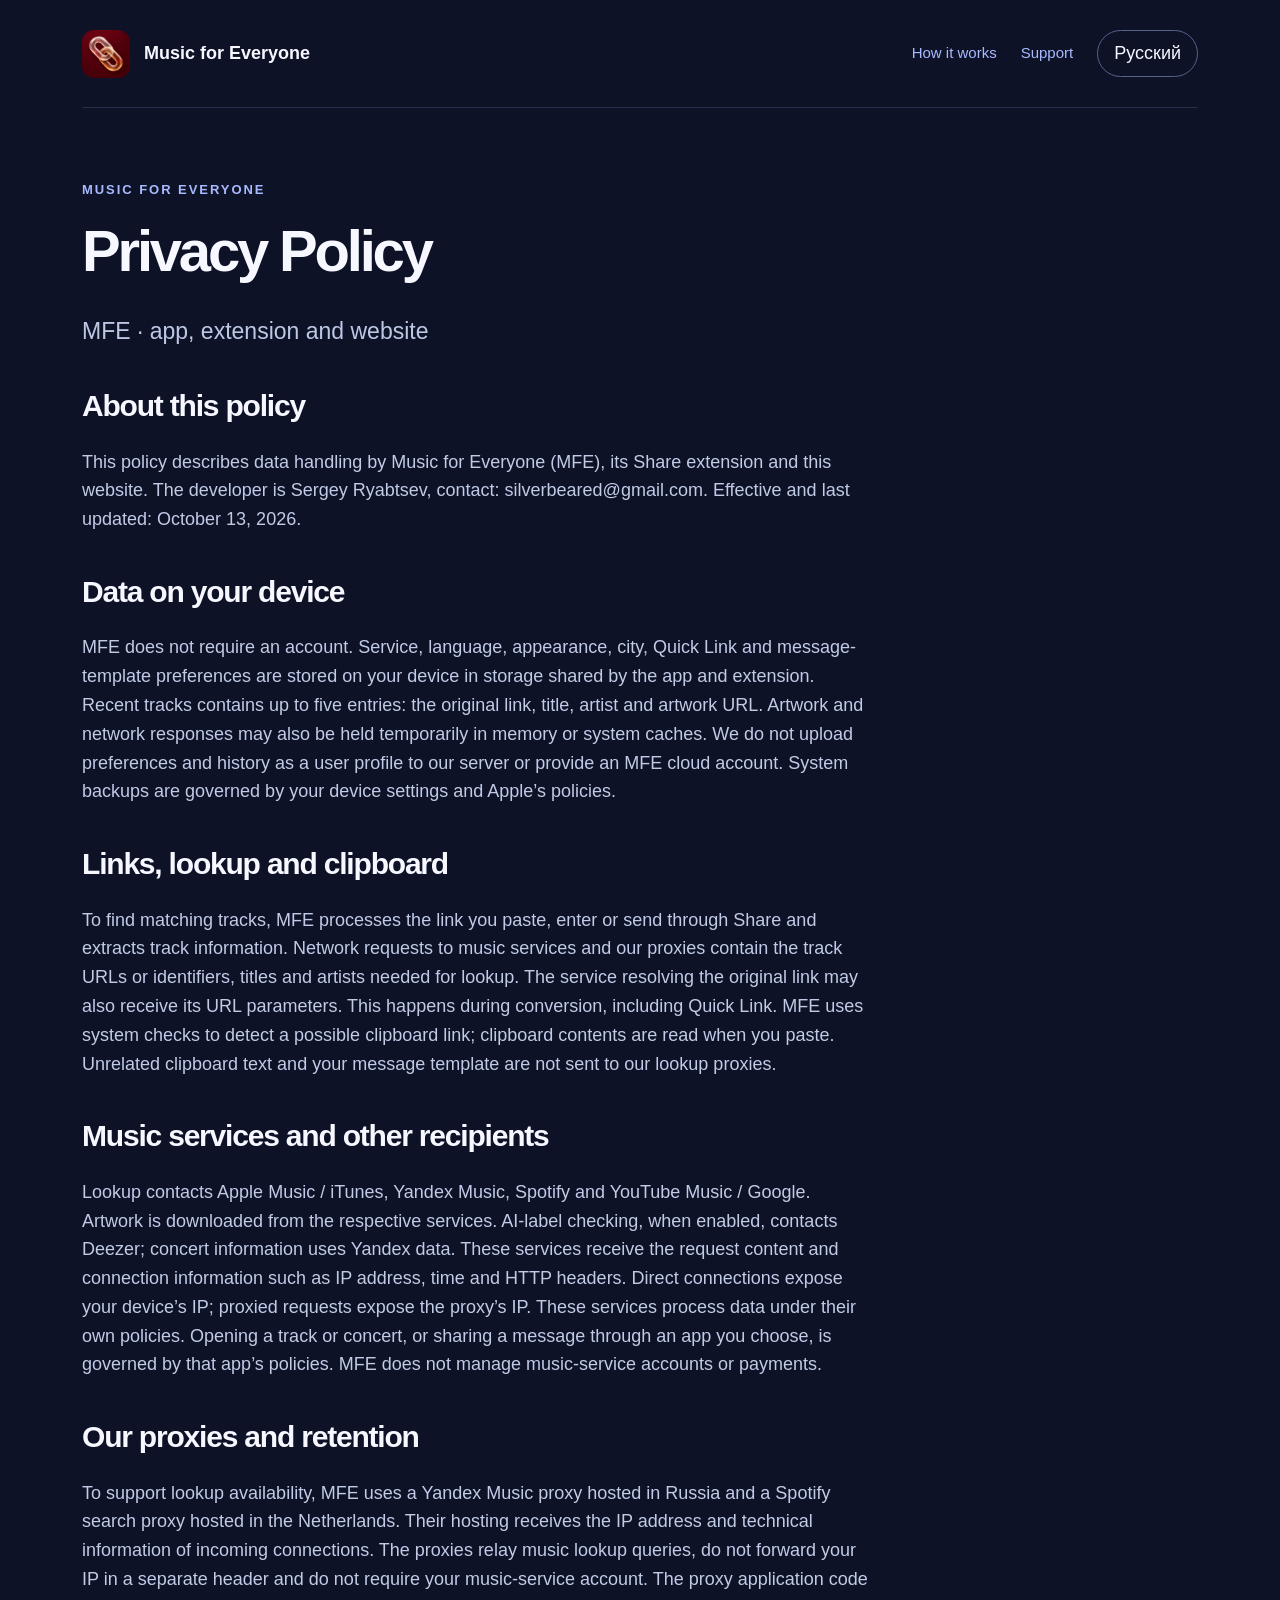
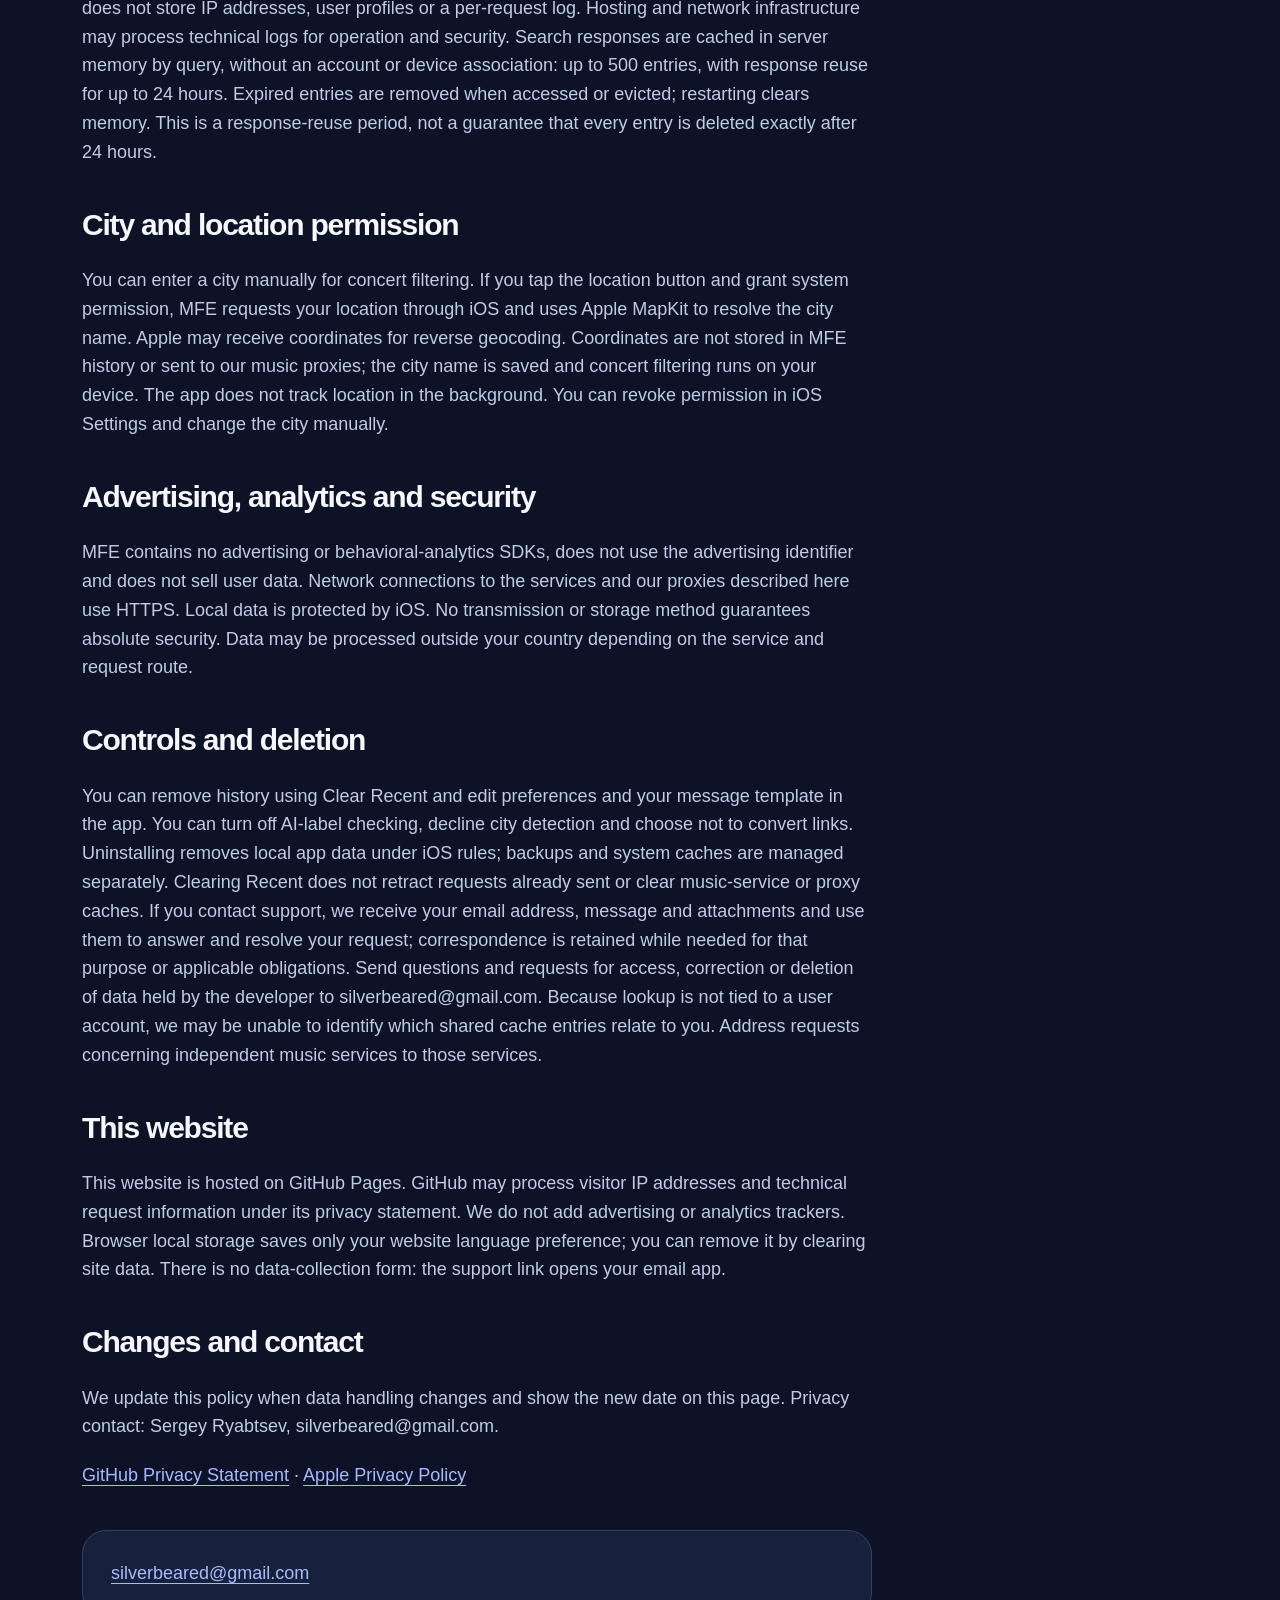
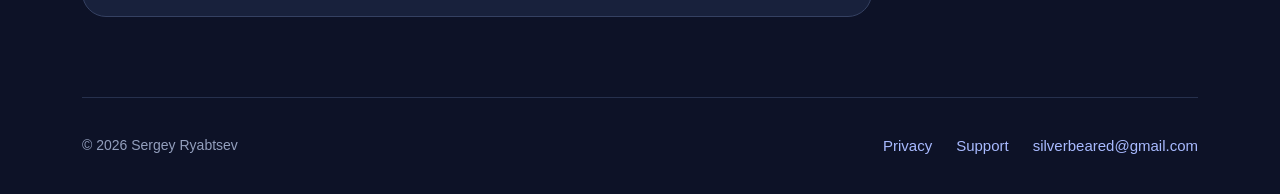
<file: mfe/privacy.html>
<!doctype html><html lang="en"><head><meta charset="utf-8"><meta name="viewport" content="width=device-width,initial-scale=1"><title>MFE — Privacy Policy</title><meta name="description" content="How MFE handles track links, local history, lookup requests, location permission and privacy requests."><meta name="theme-color" content="#0d1227"><link rel="canonical" href="https://fo11e.github.io/mfe/privacy.html"><meta property="og:title" content="MFE — Privacy Policy"><meta property="og:description" content="How MFE handles track links, local history, lookup requests, location permission and privacy requests."><meta property="og:type" content="website"><meta property="og:image" content="https://fo11e.github.io/mfe/assets/social-en.jpg"><link rel="icon" type="image/png" href="assets/icon.png"><link rel="stylesheet" href="style.css"></head><body data-title-ru="MFE — Политика конфиденциальности" data-title-en="MFE — Privacy Policy" data-desc-ru="Как MFE обрабатывает ссылки, историю, поисковые запросы, геолокацию и обращения по вопросам конфиденциальности." data-desc-en="How MFE handles track links, local history, lookup requests, location permission and privacy requests."><div class="wrap"><header><a class="identity" href="./"><img src="assets/icon.png" alt="MFE" width="48" height="48"><span>Music for Everyone</span></a><nav><a href="index.html#how"><span class="lang-ru">Как работает</span><span class="lang-en">How it works</span></a><a href="support.html"><span class="lang-ru">Поддержка</span><span class="lang-en">Support</span></a><button id="language" type="button" aria-label="Switch language / Сменить язык">Русский</button></nav></header><main><article class="detail"><div class="eyebrow">Music for Everyone</div><h1><span class="lang-ru">Политика конфиденциальности</span><span class="lang-en">Privacy Policy</span></h1><p class="lead"><span class="lang-ru">MFE · приложение, расширение и сайт</span><span class="lang-en">MFE · app, extension and website</span></p><h2><span class="lang-ru">О политике</span><span class="lang-en">About this policy</span></h2><p><span class="lang-ru">Эта политика описывает обработку данных приложением Music for Everyone (MFE), расширением «Поделиться» и этим сайтом. Разработчик — Sergey Ryabtsev (Сергей Рябцев), контакт: silverbeared@gmail.com. Дата вступления в силу и последнего обновления: 13 октября 2026 года.</span><span class="lang-en">This policy describes data handling by Music for Everyone (MFE), its Share extension and this website. The developer is Sergey Ryabtsev, contact: silverbeared@gmail.com. Effective and last updated: October 13, 2026.</span></p><h2><span class="lang-ru">Данные на устройстве</span><span class="lang-en">Data on your device</span></h2><p><span class="lang-ru">MFE не требует аккаунта. Настройки сервисов, языка, оформления, города, быстрой конвертации и шаблона сообщения сохраняются на устройстве в общем хранилище приложения и расширения. «Недавние» содержат до пяти треков: исходную ссылку, название, исполнителя и адрес обложки. Обложки и сетевые ответы могут временно сохраняться в памяти или системном кэше. Мы не отправляем настройки и историю как профиль пользователя на свой сервер и не предоставляем собственного облачного аккаунта. Системные резервные копии регулируются настройками устройства и правилами Apple.</span><span class="lang-en">MFE does not require an account. Service, language, appearance, city, Quick Link and message-template preferences are stored on your device in storage shared by the app and extension. Recent tracks contains up to five entries: the original link, title, artist and artwork URL. Artwork and network responses may also be held temporarily in memory or system caches. We do not upload preferences and history as a user profile to our server or provide an MFE cloud account. System backups are governed by your device settings and Apple’s policies.</span></p><h2><span class="lang-ru">Ссылки, поиск и буфер обмена</span><span class="lang-en">Links, lookup and clipboard</span></h2><p><span class="lang-ru">Для поиска соответствий MFE обрабатывает ссылку, которую вы вставили, ввели или передали через «Поделиться», и извлекает сведения о треке. По сетевым запросам музыкальным сервисам и нашим прокси передаются необходимые для поиска адреса или идентификаторы треков, названия и исполнители. Сервис, открывающий исходную ссылку, может также получить параметры этой ссылки. Передача происходит при конвертации, в том числе в режиме быстрой конвертации. MFE проверяет наличие возможной ссылки системными средствами; содержимое буфера читается при вставке. Произвольный текст буфера и ваш шаблон сообщения не отправляются нашим прокси для поиска.</span><span class="lang-en">To find matching tracks, MFE processes the link you paste, enter or send through Share and extracts track information. Network requests to music services and our proxies contain the track URLs or identifiers, titles and artists needed for lookup. The service resolving the original link may also receive its URL parameters. This happens during conversion, including Quick Link. MFE uses system checks to detect a possible clipboard link; clipboard contents are read when you paste. Unrelated clipboard text and your message template are not sent to our lookup proxies.</span></p><h2><span class="lang-ru">Музыкальные сервисы и другие получатели</span><span class="lang-en">Music services and other recipients</span></h2><p><span class="lang-ru">Поиск обращается к Apple Music / iTunes, Я.Музыке, Spotify и YouTube Music / Google. Обложки загружаются с серверов соответствующих сервисов. Проверка отметок ИИ, если включена, обращается к Deezer; сведения о концертах — к данным Яндекса. Эти сервисы получают содержание запроса и технические данные соединения, например IP-адрес, время и HTTP-заголовки; при прямом соединении виден IP вашего устройства, при запросе через прокси — IP прокси. Они обрабатывают данные по своим правилам. Переход к треку, концерту или отправка сообщения в выбранное вами приложение подчиняется правилам этого приложения; MFE не управляет аккаунтами и платежами в музыкальных сервисах.</span><span class="lang-en">Lookup contacts Apple Music / iTunes, Yandex Music, Spotify and YouTube Music / Google. Artwork is downloaded from the respective services. AI-label checking, when enabled, contacts Deezer; concert information uses Yandex data. These services receive the request content and connection information such as IP address, time and HTTP headers. Direct connections expose your device’s IP; proxied requests expose the proxy’s IP. These services process data under their own policies. Opening a track or concert, or sharing a message through an app you choose, is governed by that app’s policies. MFE does not manage music-service accounts or payments.</span></p><h2><span class="lang-ru">Наши прокси и сроки хранения</span><span class="lang-en">Our proxies and retention</span></h2><p><span class="lang-ru">Для доступности поиска MFE использует сервер Я.Музыки в России и сервер поиска Spotify в Нидерландах. Их хостинг получает IP-адрес и технические данные входящего соединения. Прокси передают музыкальным сервисам поисковые запросы, но не пересылают ваш IP как отдельный заголовок и не требуют вашего музыкального аккаунта. Программный код прокси не сохраняет IP-адреса, пользовательские профили или журнал каждого запроса. Хостинг и сетевое оборудование могут обрабатывать технические журналы для работы и защиты инфраструктуры. Ответы поиска кэшируются в памяти сервера по запросу, без привязки к аккаунту или устройству: до 500 записей, повторное использование ответа — до 24 часов. Устаревшие записи удаляются при обращении или вытеснении; перезапуск очищает память. Это срок использования ответа, а не гарантия удаления каждой записи ровно через 24 часа.</span><span class="lang-en">To support lookup availability, MFE uses a Yandex Music proxy hosted in Russia and a Spotify search proxy hosted in the Netherlands. Their hosting receives the IP address and technical information of incoming connections. The proxies relay music lookup queries, do not forward your IP in a separate header and do not require your music-service account. The proxy application code does not store IP addresses, user profiles or a per-request log. Hosting and network infrastructure may process technical logs for operation and security. Search responses are cached in server memory by query, without an account or device association: up to 500 entries, with response reuse for up to 24 hours. Expired entries are removed when accessed or evicted; restarting clears memory. This is a response-reuse period, not a guarantee that every entry is deleted exactly after 24 hours.</span></p><h2><span class="lang-ru">Город и разрешение геолокации</span><span class="lang-en">City and location permission</span></h2><p><span class="lang-ru">Город для фильтра концертов можно указать вручную. Если вы нажмёте кнопку определения города и дадите системное разрешение, MFE запросит местоположение через iOS и использует Apple MapKit для получения названия города. Apple может получить координаты для обратного геокодирования. Координаты не сохраняются в истории MFE и не отправляются нашим музыкальным прокси; сохраняется название города, а фильтрация концертов выполняется на устройстве. Приложение не отслеживает местоположение в фоне. Разрешение можно отозвать в настройках iOS, а город — изменить вручную.</span><span class="lang-en">You can enter a city manually for concert filtering. If you tap the location button and grant system permission, MFE requests your location through iOS and uses Apple MapKit to resolve the city name. Apple may receive coordinates for reverse geocoding. Coordinates are not stored in MFE history or sent to our music proxies; the city name is saved and concert filtering runs on your device. The app does not track location in the background. You can revoke permission in iOS Settings and change the city manually.</span></p><h2><span class="lang-ru">Реклама, аналитика и защита</span><span class="lang-en">Advertising, analytics and security</span></h2><p><span class="lang-ru">MFE не содержит рекламных или поведенческих аналитических SDK, не использует рекламный идентификатор и не продаёт данные пользователей. Сетевые обращения к описанным сервисам и нашим прокси используют HTTPS. Локальные данные защищаются средствами iOS. Ни один способ передачи или хранения не гарантирует абсолютной безопасности. Данные могут обрабатываться за пределами вашей страны в зависимости от сервиса и маршрута запроса.</span><span class="lang-en">MFE contains no advertising or behavioral-analytics SDKs, does not use the advertising identifier and does not sell user data. Network connections to the services and our proxies described here use HTTPS. Local data is protected by iOS. No transmission or storage method guarantees absolute security. Data may be processed outside your country depending on the service and request route.</span></p><h2><span class="lang-ru">Управление и удаление</span><span class="lang-en">Controls and deletion</span></h2><p><span class="lang-ru">Историю можно удалить кнопкой очистки «Недавних», настройки и шаблон — изменить в приложении. Вы можете отключить проверку ИИ, не использовать определение города и не выполнять конвертацию. Удаление приложения удаляет его локальные данные в соответствии с правилами iOS; резервные копии и системные кэши управляются отдельно. Очистка «Недавних» не отзывает уже отправленные запросы и не очищает кэши музыкальных сервисов или прокси. Если вы пишете в поддержку, мы получаем адрес почты, текст и вложения и используем их для ответа и решения обращения; переписка хранится, пока нужна для этой цели или выполнения применимых требований. Вопросы об обработке данных и запросы на доступ, исправление или удаление данных, которыми располагает разработчик, направляйте на silverbeared@gmail.com. Поскольку поиск не связан с пользовательским аккаунтом, мы можем не иметь возможности определить, какие общие записи кэша относятся к вам. Запросы к независимым музыкальным сервисам адресуйте этим сервисам.</span><span class="lang-en">You can remove history using Clear Recent and edit preferences and your message template in the app. You can turn off AI-label checking, decline city detection and choose not to convert links. Uninstalling removes local app data under iOS rules; backups and system caches are managed separately. Clearing Recent does not retract requests already sent or clear music-service or proxy caches. If you contact support, we receive your email address, message and attachments and use them to answer and resolve your request; correspondence is retained while needed for that purpose or applicable obligations. Send questions and requests for access, correction or deletion of data held by the developer to silverbeared@gmail.com. Because lookup is not tied to a user account, we may be unable to identify which shared cache entries relate to you. Address requests concerning independent music services to those services.</span></p><h2><span class="lang-ru">Этот сайт</span><span class="lang-en">This website</span></h2><p><span class="lang-ru">Сайт размещён на GitHub Pages. GitHub может обрабатывать IP-адрес и технические данные посещений по своей политике конфиденциальности. Мы не подключаем рекламу или аналитические счётчики. В локальном хранилище браузера сохраняется только выбранный язык сайта; его можно удалить, очистив данные сайта. Форма сбора данных отсутствует: ссылка поддержки открывает ваше почтовое приложение.</span><span class="lang-en">This website is hosted on GitHub Pages. GitHub may process visitor IP addresses and technical request information under its privacy statement. We do not add advertising or analytics trackers. Browser local storage saves only your website language preference; you can remove it by clearing site data. There is no data-collection form: the support link opens your email app.</span></p><h2><span class="lang-ru">Изменения и контакт</span><span class="lang-en">Changes and contact</span></h2><p><span class="lang-ru">Мы обновляем политику при изменении обработки данных и указываем новую дату на этой странице. По вопросам конфиденциальности: Sergey Ryabtsev, silverbeared@gmail.com.</span><span class="lang-en">We update this policy when data handling changes and show the new date on this page. Privacy contact: Sergey Ryabtsev, silverbeared@gmail.com.</span></p><p><a href="https://docs.github.com/en/site-policy/privacy-policies/github-general-privacy-statement">GitHub Privacy Statement</a> · <a href="https://www.apple.com/legal/privacy/">Apple Privacy Policy</a></p><div class="contact"><a href="mailto:silverbeared@gmail.com?subject=MFE%20Privacy">silverbeared@gmail.com</a></div></article></main><footer><span>© 2026 Sergey Ryabtsev</span><nav><a href="privacy.html"><span class="lang-ru">Конфиденциальность</span><span class="lang-en">Privacy</span></a><a href="support.html"><span class="lang-ru">Поддержка</span><span class="lang-en">Support</span></a><a href="mailto:silverbeared@gmail.com">silverbeared@gmail.com</a></nav></footer></div><script src="site.js"></script></body></html>
</file>
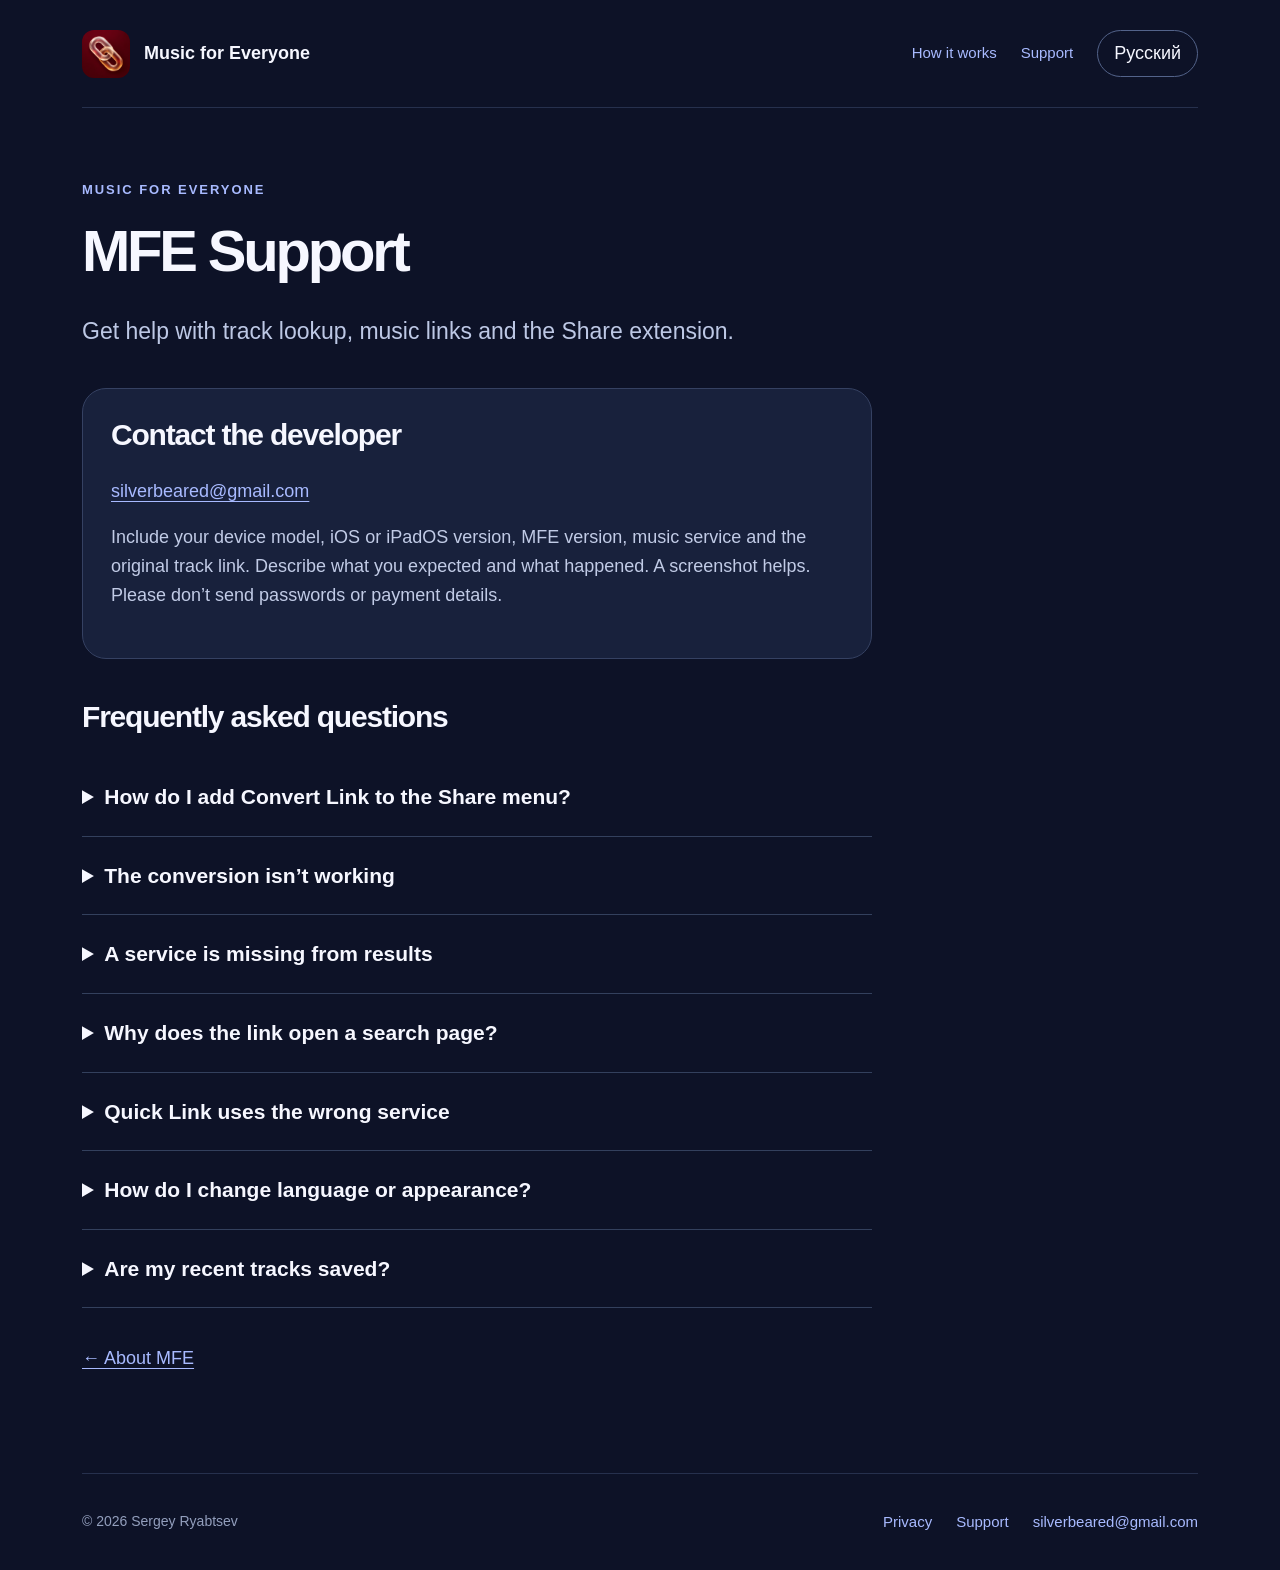
<file: mfe/support.html>
<!doctype html><html lang="en"><head><meta charset="utf-8"><meta name="viewport" content="width=device-width,initial-scale=1"><title>MFE — Support</title><meta name="description" content="MFE support: get help with music link conversion, the Share extension, settings and supported music services."><meta name="theme-color" content="#0d1227"><link rel="canonical" href="https://fo11e.github.io/mfe/support.html"><meta property="og:title" content="MFE — Support"><meta property="og:description" content="MFE support: get help with music link conversion, the Share extension, settings and supported music services."><meta property="og:type" content="website"><meta property="og:image" content="https://fo11e.github.io/mfe/assets/social-en.jpg"><link rel="icon" type="image/png" href="assets/icon.png"><link rel="stylesheet" href="style.css"></head><body data-title-ru="MFE — поддержка" data-title-en="MFE — Support" data-desc-ru="Поддержка MFE: помощь с конвертацией ссылок, расширением «Поделиться», настройками и музыкальными сервисами." data-desc-en="MFE support: get help with music link conversion, the Share extension, settings and supported music services."><div class="wrap"><header><a class="identity" href="./"><img src="assets/icon.png" alt="MFE" width="48" height="48"><span>Music for Everyone</span></a><nav><a href="index.html#how"><span class="lang-ru">Как работает</span><span class="lang-en">How it works</span></a><a href="support.html"><span class="lang-ru">Поддержка</span><span class="lang-en">Support</span></a><button id="language" type="button" aria-label="Switch language / Сменить язык">Русский</button></nav></header><main><article class="detail"><div class="eyebrow">Music for Everyone</div><h1><span class="lang-ru">Поддержка MFE</span><span class="lang-en">MFE Support</span></h1><p class="lead"><span class="lang-ru">Поможем с поиском треков, ссылками и расширением «Поделиться».</span><span class="lang-en">Get help with track lookup, music links and the Share extension.</span></p><div class="contact"><h2 style="margin-top:0"><span class="lang-ru">Напишите разработчику</span><span class="lang-en">Contact the developer</span></h2><a href="mailto:silverbeared@gmail.com?subject=MFE%20Support">silverbeared@gmail.com</a><p style="margin-top:18px"><span class="lang-ru">В письме укажите модель устройства, версию iOS или iPadOS, версию MFE, сервис и исходную ссылку на трек. Опишите, что ожидали и что произошло. Скриншот поможет. Пароли и данные оплаты присылать не нужно.</span><span class="lang-en">Include your device model, iOS or iPadOS version, MFE version, music service and the original track link. Describe what you expected and what happened. A screenshot helps. Please don’t send passwords or payment details.</span></p></div><h2><span class="lang-ru">Частые вопросы</span><span class="lang-en">Frequently asked questions</span></h2><details><summary><span class="lang-ru">Как добавить расширение в меню «Поделиться»?</span><span class="lang-en">How do I add Convert Link to the Share menu?</span></summary><p><span class="lang-ru">Откройте «Поделиться» у трека в музыкальном приложении. Если «Конвертировать ссылку» не видно, откройте «Ещё» или «Изменить действия» и добавьте расширение MFE. Названия пунктов могут отличаться между приложениями и версиями iOS.</span><span class="lang-en">Open a track’s Share menu in your music app. If Convert Link isn’t visible, open More or Edit Actions and add the MFE extension. Labels can vary between apps and iOS versions.</span></p></details><details><summary><span class="lang-ru">Конвертация не работает</span><span class="lang-en">The conversion isn’t working</span></summary><p><span class="lang-ru">Проверьте интернет и ссылку: MFE работает со ссылками на отдельные треки из четырёх поддерживаемых сервисов. Попробуйте другой трек. Если проблема повторяется, напишите нам и приложите исходную ссылку.</span><span class="lang-en">Check your connection and source link. MFE supports individual track links from the four listed services. Try another song. If the issue continues, contact us with the original link.</span></p></details><details><summary><span class="lang-ru">Нужного сервиса нет в результатах</span><span class="lang-en">A service is missing from results</span></summary><p><span class="lang-ru">Откройте настройки MFE и включите нужный сервис. Порядок сервисов меняется перетаскиванием. Если сервис включён, но ссылки нет, трек может быть недоступен в его каталоге или регионе.</span><span class="lang-en">Open MFE Settings and enable the service you need. Drag services to change their order. If it is enabled but no link appears, the track may be unavailable in its catalog or your region.</span></p></details><details><summary><span class="lang-ru">Почему вместо трека открывается поиск?</span><span class="lang-en">Why does the link open a search page?</span></summary><p><span class="lang-ru">Если точная ссылка для Я.Музыки или YouTube Music недоступна, MFE может показать ссылку на поиск по названию и исполнителю. Это также зависит от доступности сервиса в вашем регионе.</span><span class="lang-en">When an exact link for Yandex Music or YouTube Music is unavailable, MFE may provide a search link using the track title and artist. Regional availability also affects results.</span></p></details><details><summary><span class="lang-ru">Быстрая конвертация отправляет не в тот сервис</span><span class="lang-en">Quick Link uses the wrong service</span></summary><p><span class="lang-ru">В настройках MFE найдите быструю конвертацию и выберите целевой сервис. Если хотите выбирать сервис при каждом поиске, выключите этот режим.</span><span class="lang-en">In MFE Settings, find Quick Link and choose its target service. Turn this mode off if you want to choose a service for each track.</span></p></details><details><summary><span class="lang-ru">Как поменять язык или тему?</span><span class="lang-en">How do I change language or appearance?</span></summary><p><span class="lang-ru">Откройте настройки по шестерёнке. Русский и английский язык, светлая и тёмная тема переключаются там.</span><span class="lang-en">Open Settings with the gear button. Switch between English and Russian, or light and dark appearance there.</span></p></details><details><summary><span class="lang-ru">Сохраняются ли найденные треки?</span><span class="lang-en">Are my recent tracks saved?</span></summary><p><span class="lang-ru">«Недавние» хранятся на устройстве и используются приложением и расширением. Чтобы очистить их, нажмите кнопку очистки рядом с «Недавними».</span><span class="lang-en">Recent tracks are stored on your device and shared between MFE and its extension. Use the clear button beside Recent to remove them.</span></p></details><p style="margin-top:36px"><a href="./"><span class="lang-ru">← О приложении</span><span class="lang-en">← About MFE</span></a></p></article></main><footer><span>© 2026 Sergey Ryabtsev</span><nav><a href="privacy.html"><span class="lang-ru">Конфиденциальность</span><span class="lang-en">Privacy</span></a><a href="support.html"><span class="lang-ru">Поддержка</span><span class="lang-en">Support</span></a><a href="mailto:silverbeared@gmail.com">silverbeared@gmail.com</a></nav></footer></div><script src="site.js"></script></body></html>
</file>
<file: mfe/style.css>
*{box-sizing:border-box}html{scroll-behavior:smooth;color-scheme:dark}body{margin:0;background:#0d1227;color:#f6f7ff;font:18px/1.6 -apple-system,BlinkMacSystemFont,Inter,Arial,sans-serif}a{color:#a8baff;text-underline-offset:4px}a:focus-visible,button:focus-visible,summary:focus-visible{outline:3px solid #a8baff;outline-offset:6px}.wrap{max-width:1180px;margin:auto;padding:0 32px}header{display:flex;justify-content:space-between;align-items:center;gap:24px;min-height:108px;border-bottom:1px solid #26304d}.identity{display:flex;align-items:center;gap:14px;color:inherit;text-decoration:none;font-weight:700}.identity img{width:48px;border-radius:12px}nav{display:flex;align-items:center;gap:24px;flex-wrap:wrap}nav a{text-decoration:none;font-size:15px}button{font:inherit;cursor:pointer;background:transparent;border:1px solid #53638a;color:inherit;border-radius:999px;padding:8px 16px}.hero{display:grid;grid-template-columns:1.08fr 1fr;gap:60px;align-items:center;padding:100px 0 95px}h1{font-size:clamp(48px,5.5vw,76px);letter-spacing:-.055em;line-height:1.05;margin:20px 0 32px}h2{font-size:clamp(32px,3.5vw,48px);letter-spacing:-.04em;line-height:1.18;margin:0 0 24px}h3{font-size:24px;margin:0 0 12px}.lead{font-size:23px;line-height:1.5;color:#bdc8e5}.eyebrow{font-size:13px;text-transform:uppercase;letter-spacing:.15em;color:#a8baff;font-weight:650}.hero img.demo{width:100%;height:auto;border-radius:13%;box-shadow:0 24px 70px #0005}.cta{display:inline-flex;padding:14px 25px;border-radius:999px;background:#5468d8;color:white;text-decoration:none;font-weight:650;margin-top:20px}.services{display:flex;gap:25px;flex-wrap:wrap;margin:32px 0}.service{display:flex;align-items:center;gap:10px;font-size:14px;color:#cad3ec}.service img{width:28px;height:28px}.section{padding:85px 0;border-top:1px solid #26304d}.split{display:grid;grid-template-columns:1fr 1fr;gap:70px}.steps{counter-reset:steps;margin:0;padding:0;list-style:none}.steps li{position:relative;margin-bottom:28px;padding-left:64px}.steps li:before{counter-increment:steps;content:counter(steps);position:absolute;left:0;top:2px;background:#26386b;border-radius:50%;width:42px;height:42px;display:grid;place-items:center;color:#c8d4ff;font-weight:650}p{margin:0 0 20px;color:#c1cbe6}.detail{max-width:790px;padding:72px 0 80px}.detail h1{font-size:58px}.detail h2{font-size:30px;margin-top:40px}details{border-bottom:1px solid #33405d;padding:22px 0}summary{font-size:21px;cursor:pointer;font-weight:600}details p{padding-top:16px;max-width:830px}.contact{background:#18213c;border:1px solid #354162;padding:28px;border-radius:24px;margin-top:40px}.contact a{overflow-wrap:anywhere}.muted{font-size:14px;color:#939fbd}footer{border-top:1px solid #26304d;padding:36px 0;display:flex;justify-content:space-between;gap:20px;flex-wrap:wrap;font-size:14px;color:#939fbd}.faq{max-width:910px}.lang-ru,.lang-en{display:contents}html[lang=en] .lang-ru,html[lang=ru] .lang-en{display:none}.hero .lead{max-width:530px}@media(max-width:780px){.wrap{padding:0 22px}header{padding:20px 0;align-items:flex-start}.identity span{max-width:130px;line-height:1.25}nav{gap:14px;justify-content:flex-end}.hero{grid-template-columns:1fr;padding:56px 0;gap:40px}.hero img.demo{max-width:500px;margin:auto}.split{grid-template-columns:1fr;gap:30px}.section{padding:56px 0}.detail h1{font-size:44px}.lead{font-size:21px}.services{gap:18px}.service{font-size:13px}.hero h1{font-size:clamp(44px,9vw,64px)}}@media(prefers-reduced-motion:reduce){html{scroll-behavior:auto}}
.detail h1{overflow-wrap:anywhere}.detail p{overflow-wrap:break-word}
</file>
